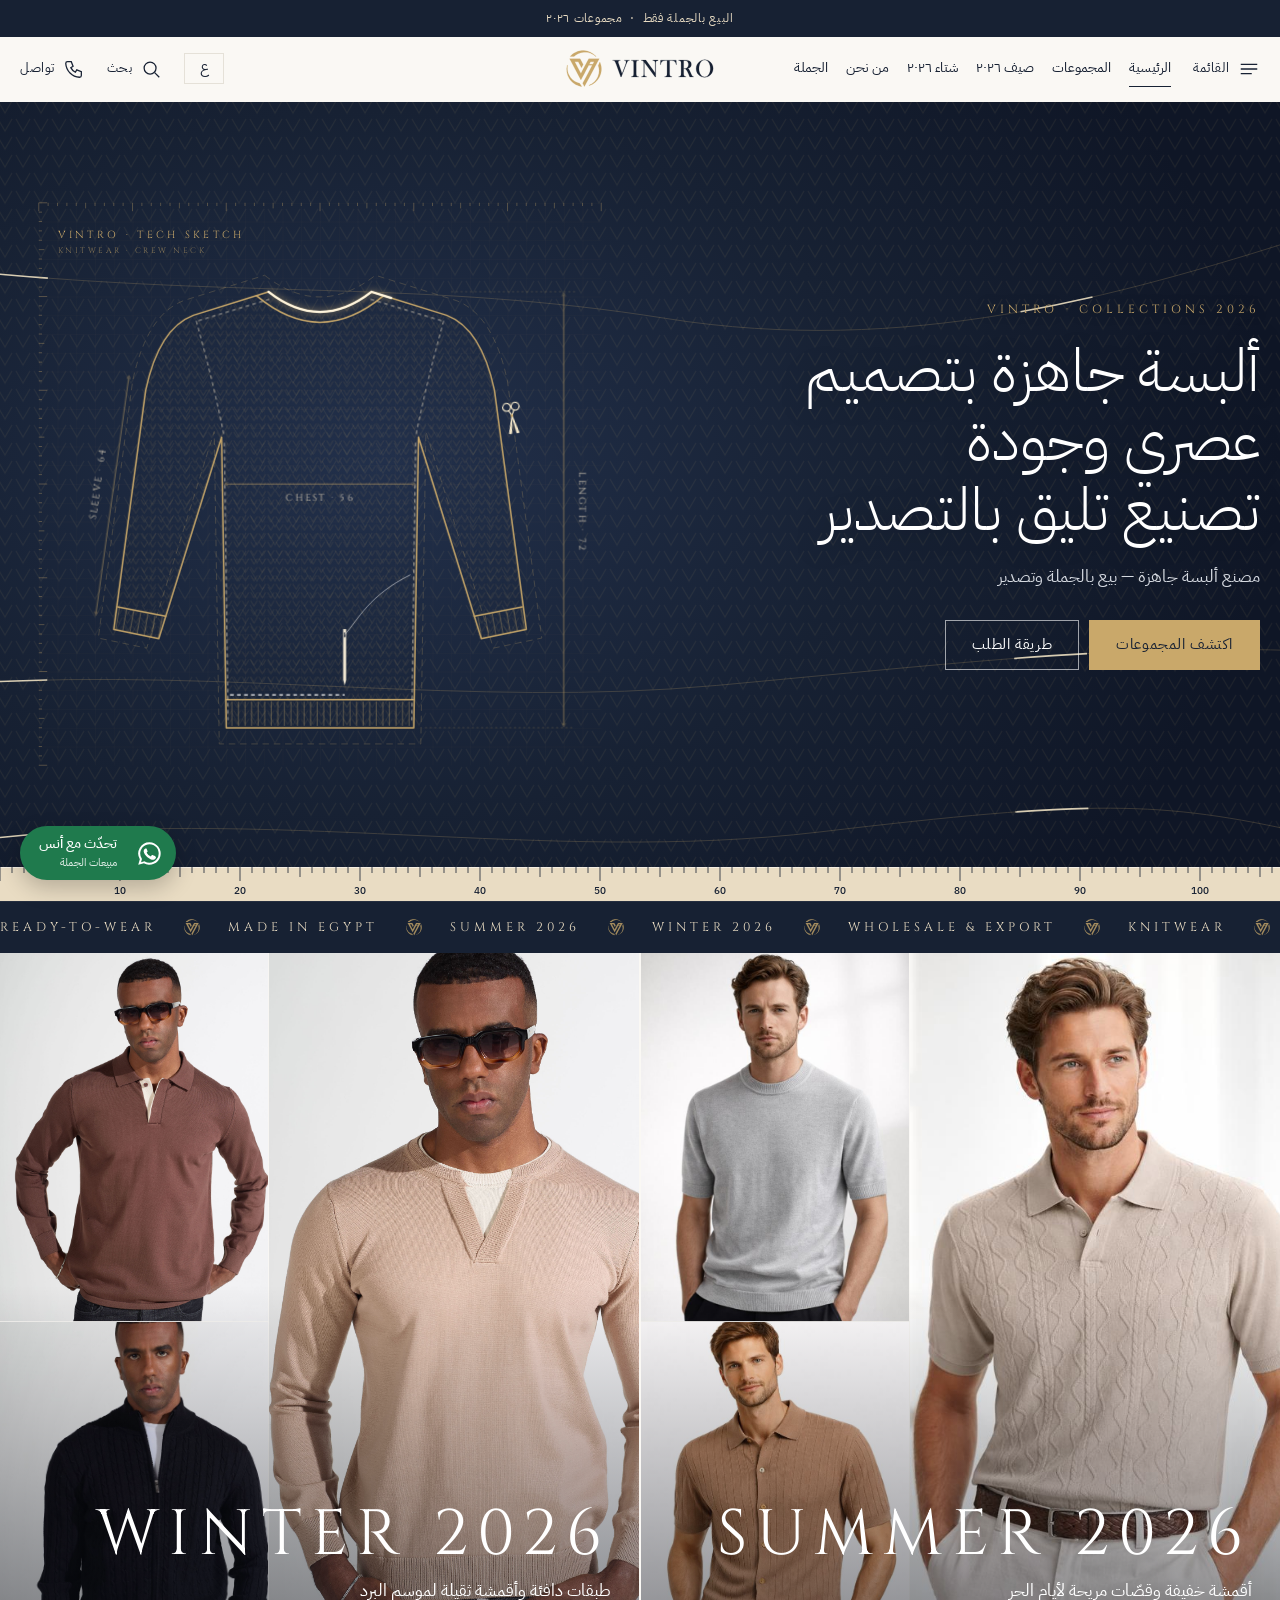
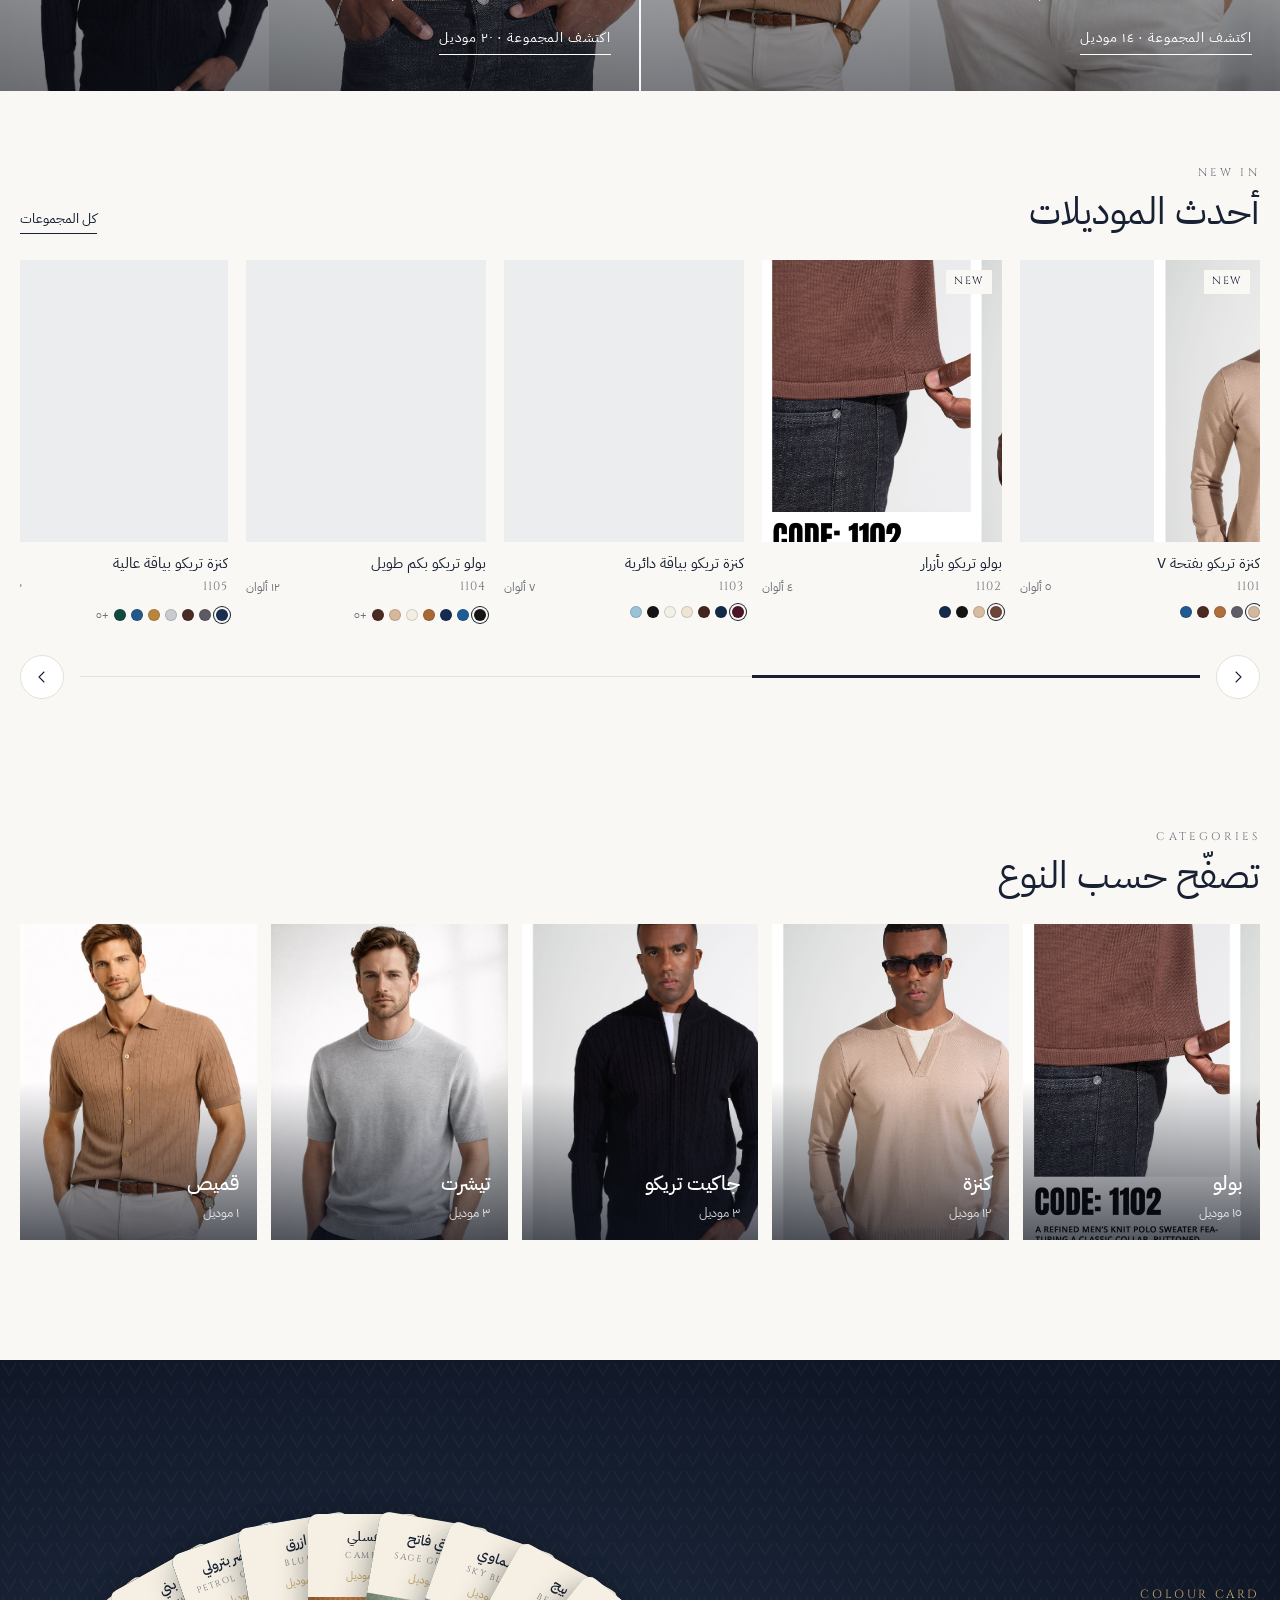
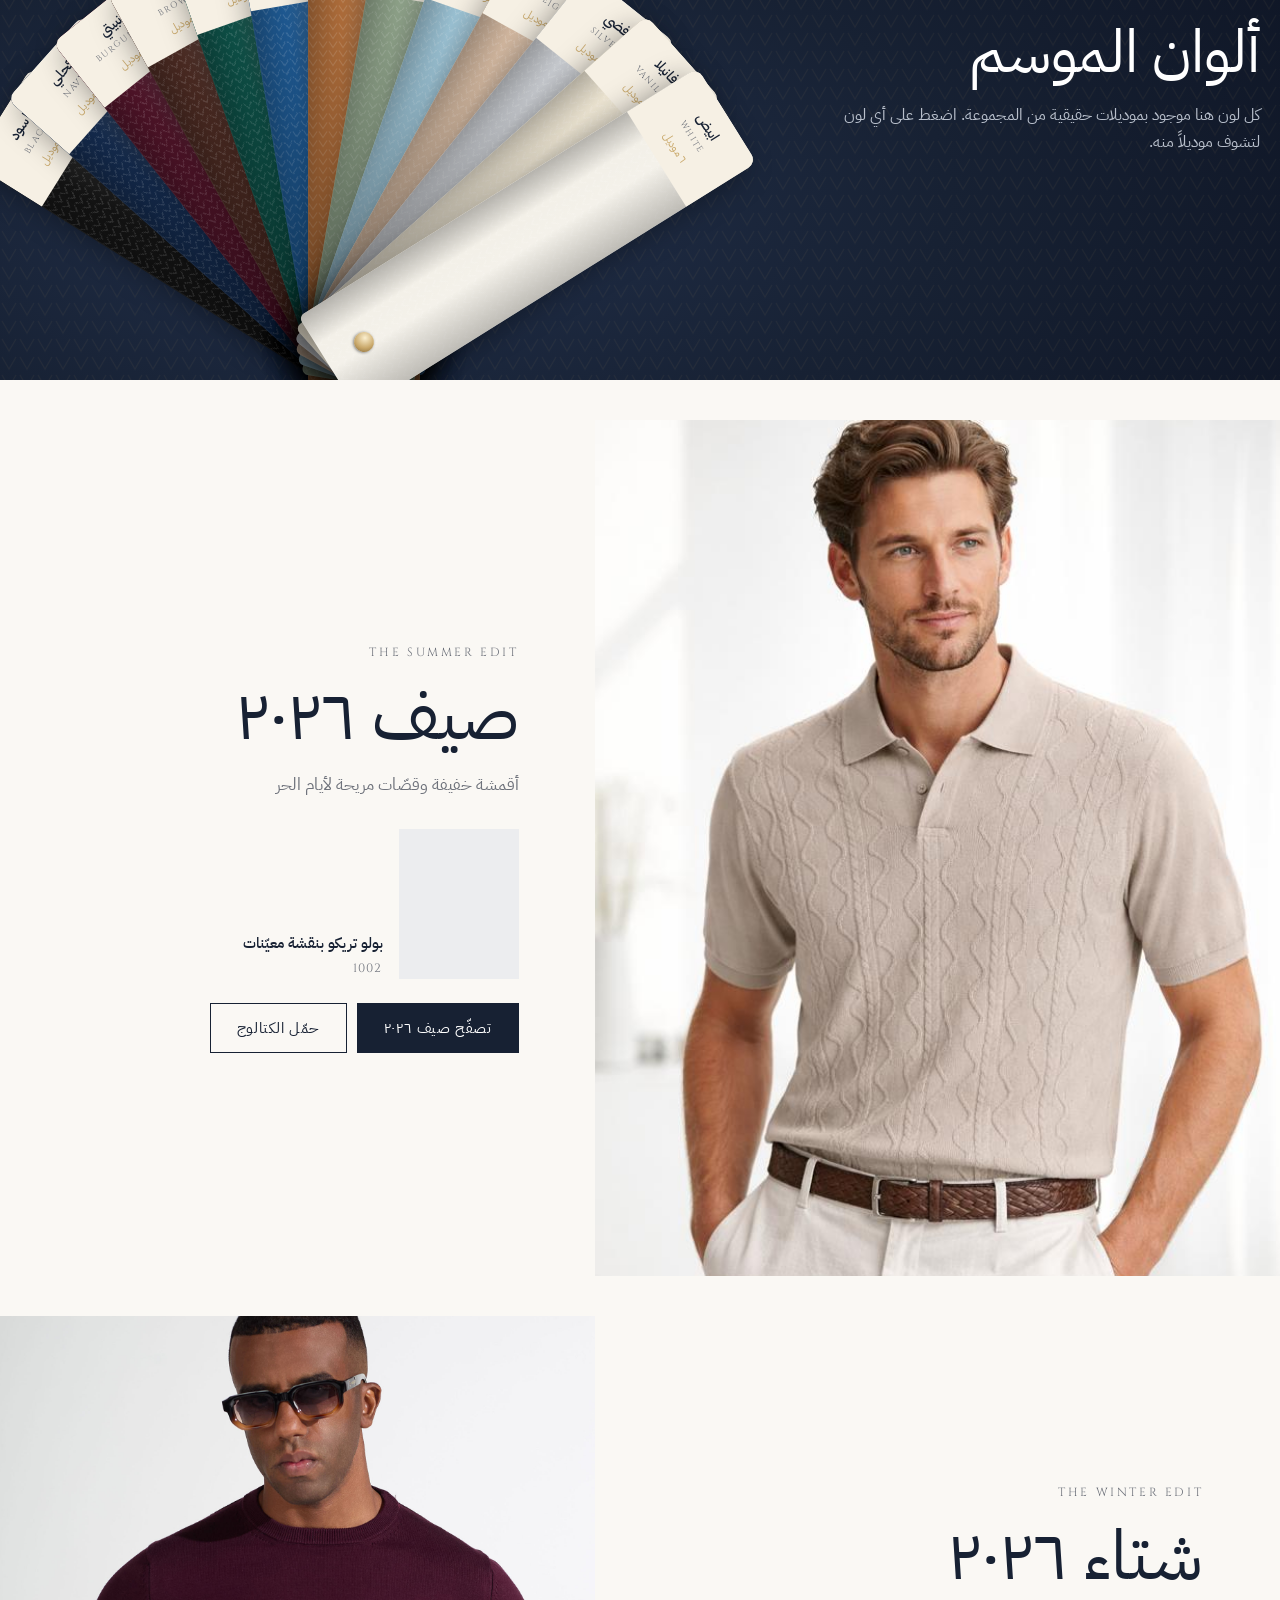
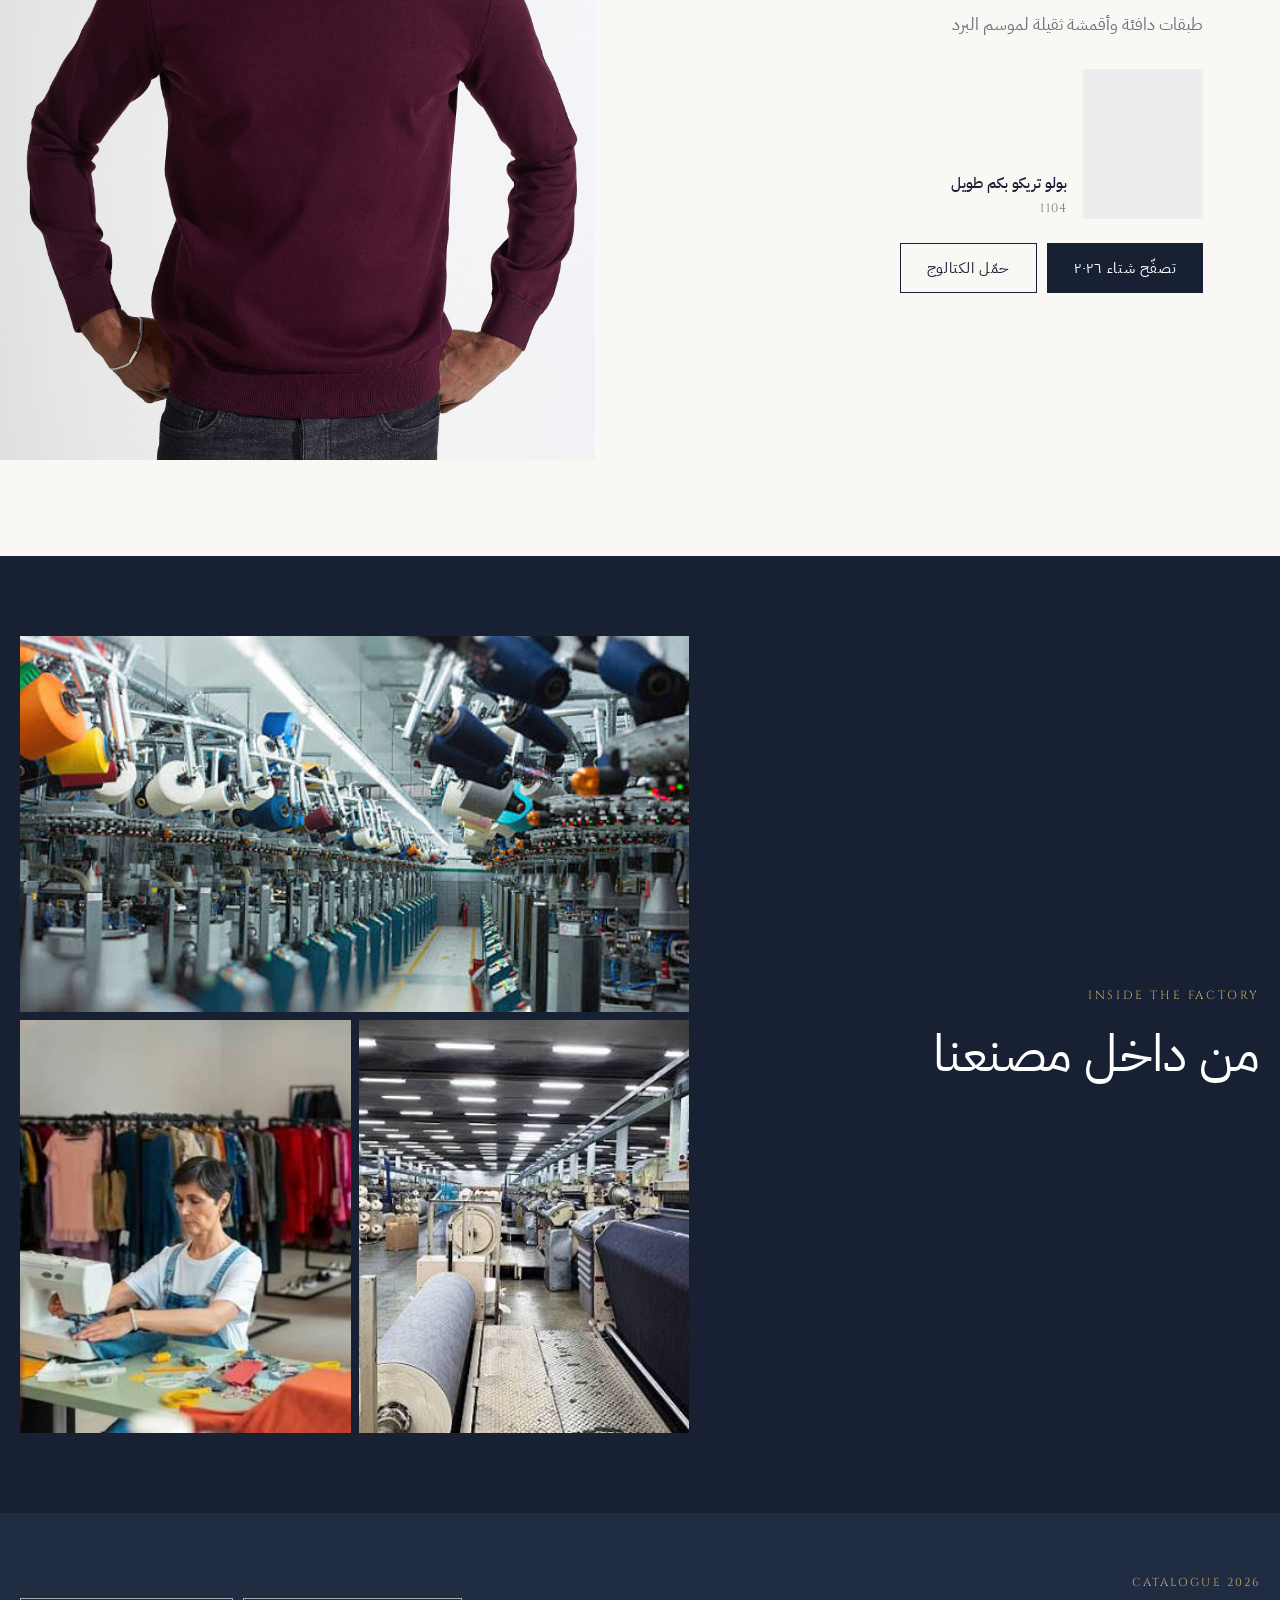
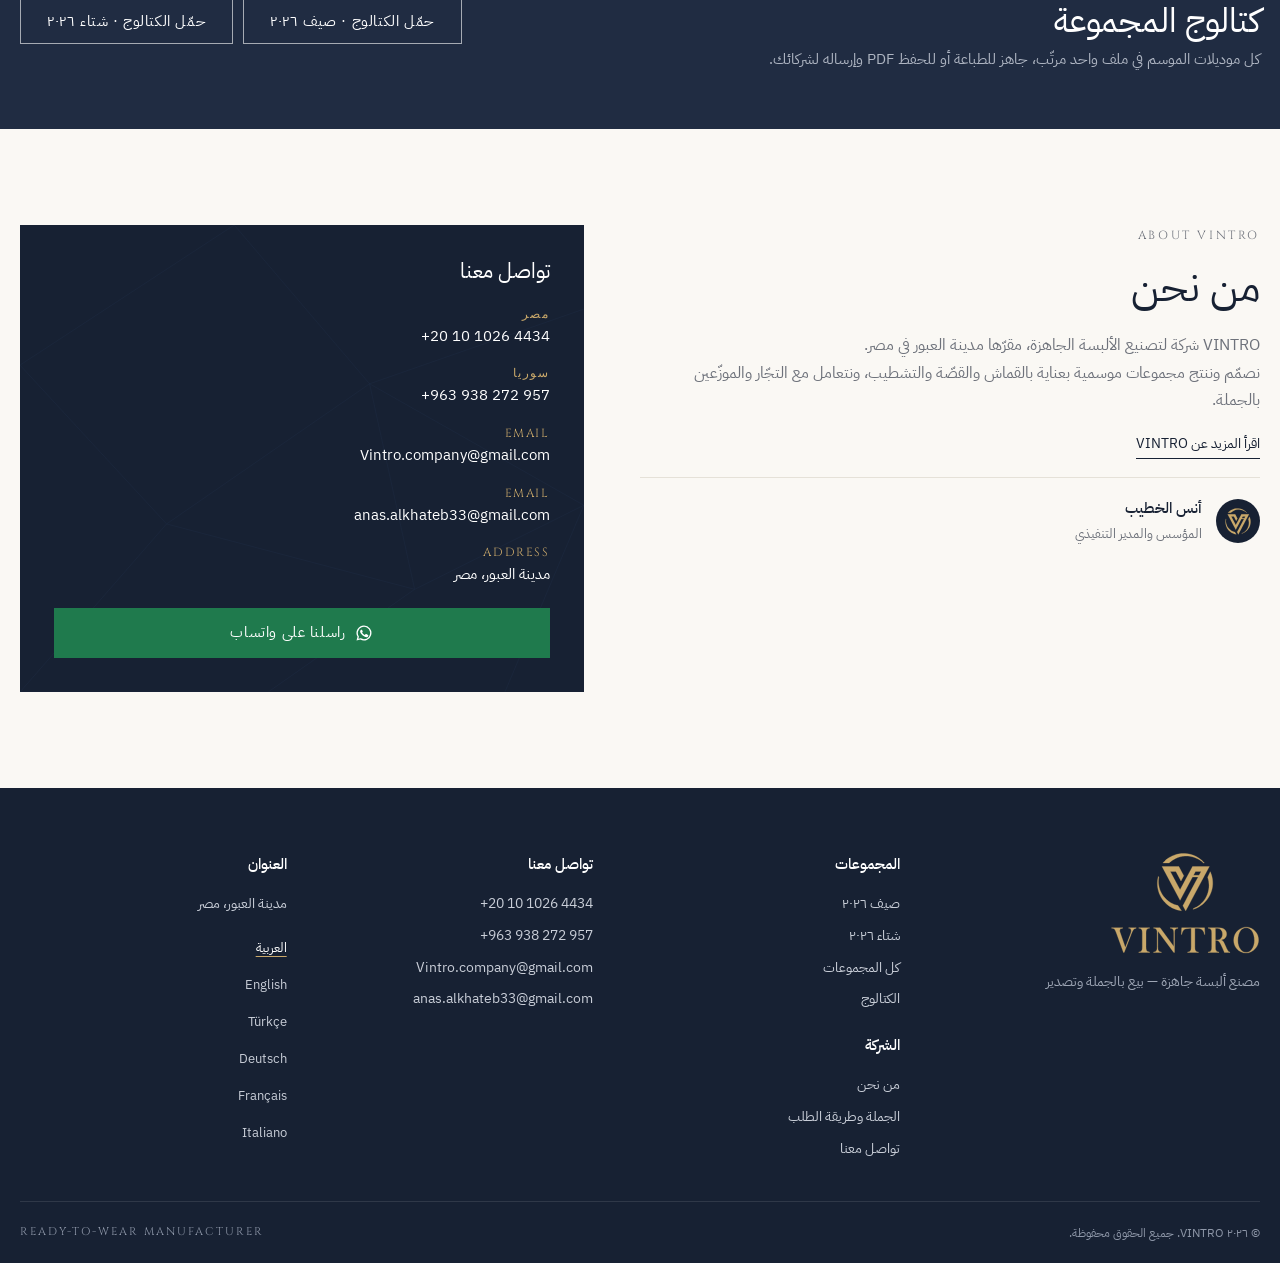
<file: index.html>
<!doctype html>
<html lang="ar" dir="rtl" data-root="./">
<head>
<meta charset="utf-8">
<meta name="viewport" content="width=device-width,initial-scale=1,viewport-fit=cover">
<title>VINTRO</title>
<meta name="description" content="VINTRO لتصنيع الألبسة الجاهزة — مجموعات صيف وشتاء ٢٠٢٦، بيع بالجملة.">
<meta name="theme-color" content="#FAF8F4">
<meta property="og:site_name" content="VINTRO">
<meta property="og:title" content="VINTRO">
<meta property="og:description" content="VINTRO لتصنيع الألبسة الجاهزة — مجموعات صيف وشتاء ٢٠٢٦، بيع بالجملة.">
<meta property="og:type" content="website">
<link rel="icon" type="image/svg+xml" href="./assets/favicon.svg">
<link rel="preconnect" href="https://fonts.googleapis.com">
<link rel="preconnect" href="https://fonts.gstatic.com" crossorigin>
<link rel="stylesheet" href="https://fonts.googleapis.com/css2?family=Cinzel:wght@400;500&family=IBM+Plex+Sans+Arabic:wght@300;400;500&display=swap">
<link rel="stylesheet" href="./assets/style.css">
</head>
<body data-page="home">
<header id="head" class="head"></header>
<main id="main"><div class="loading">VINTRO</div></main>
<footer id="foot" class="foot"></footer>
<noscript><p style="padding:24px;text-align:center">يرجى تفعيل JavaScript لعرض الموديلات.</p></noscript>
<script src="./assets/logo.js"></script>
<script src="./assets/app.js"></script>
</body>
</html>
</file>
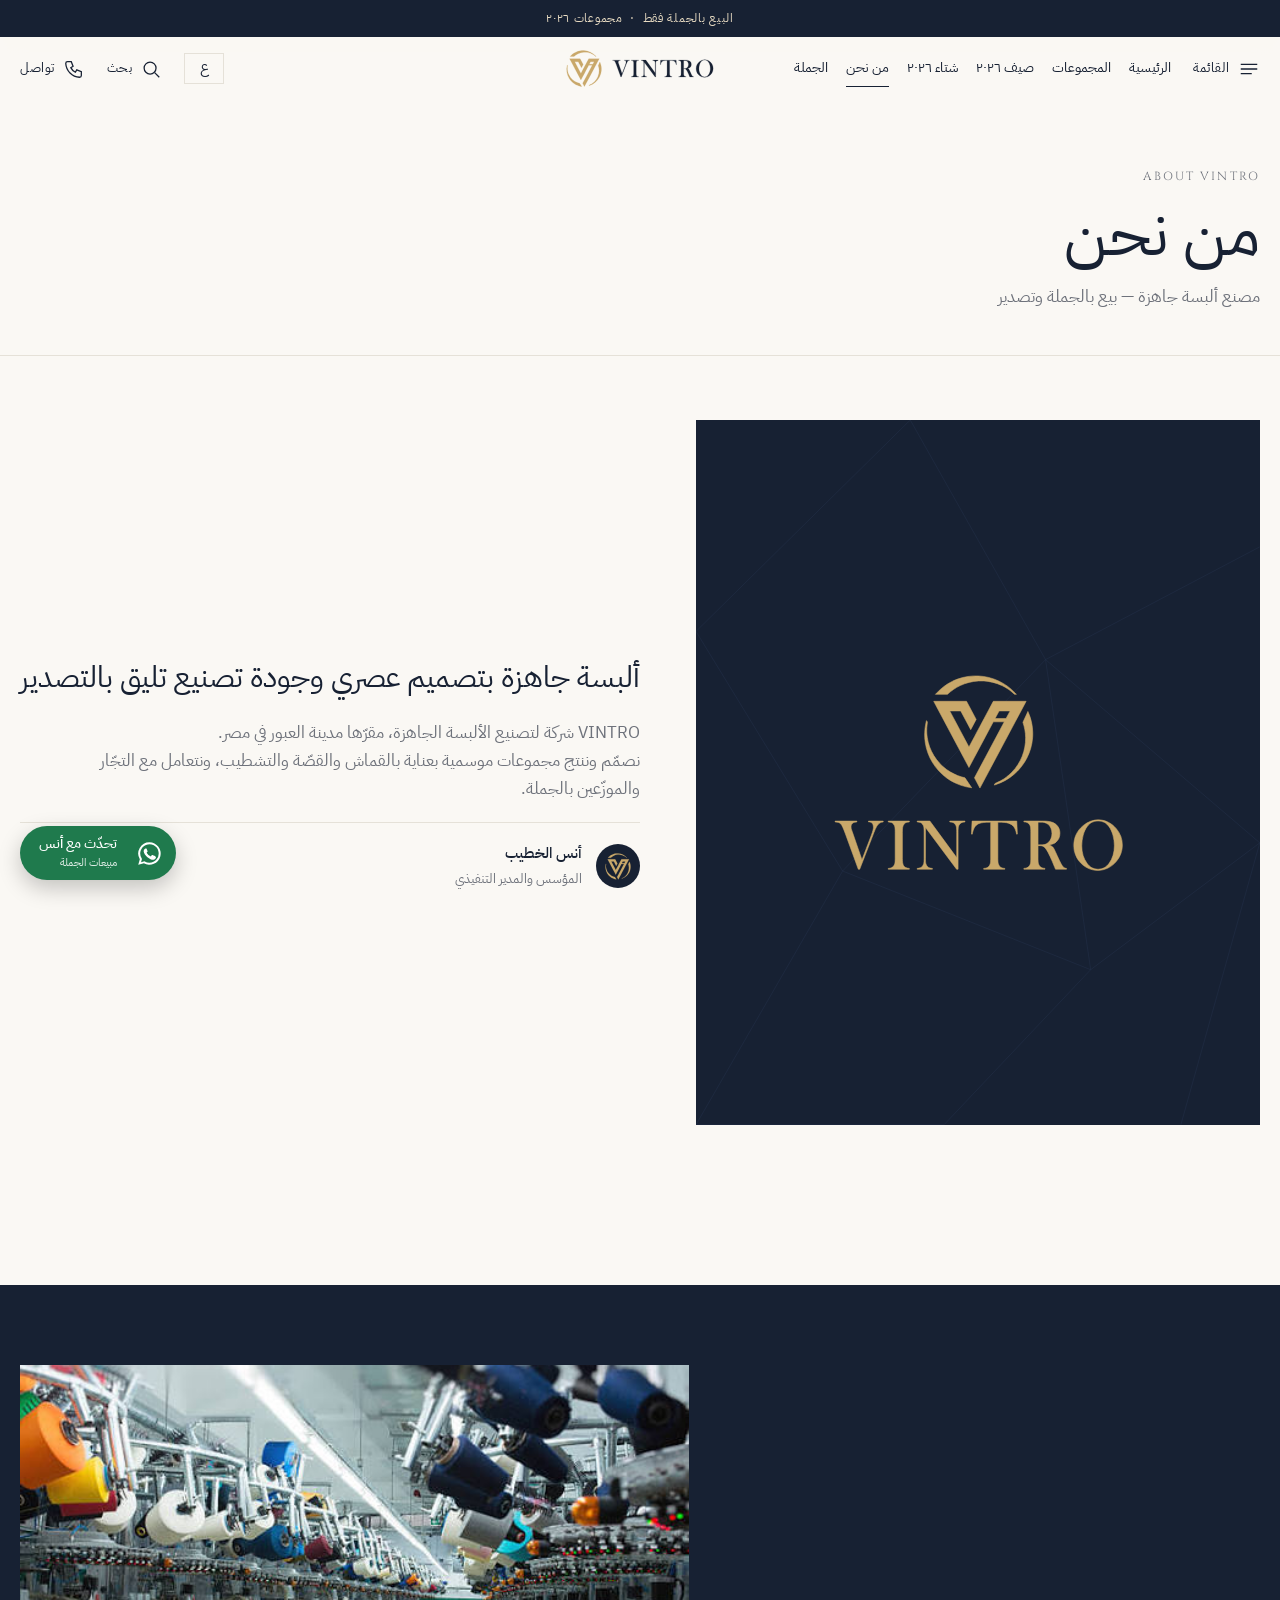
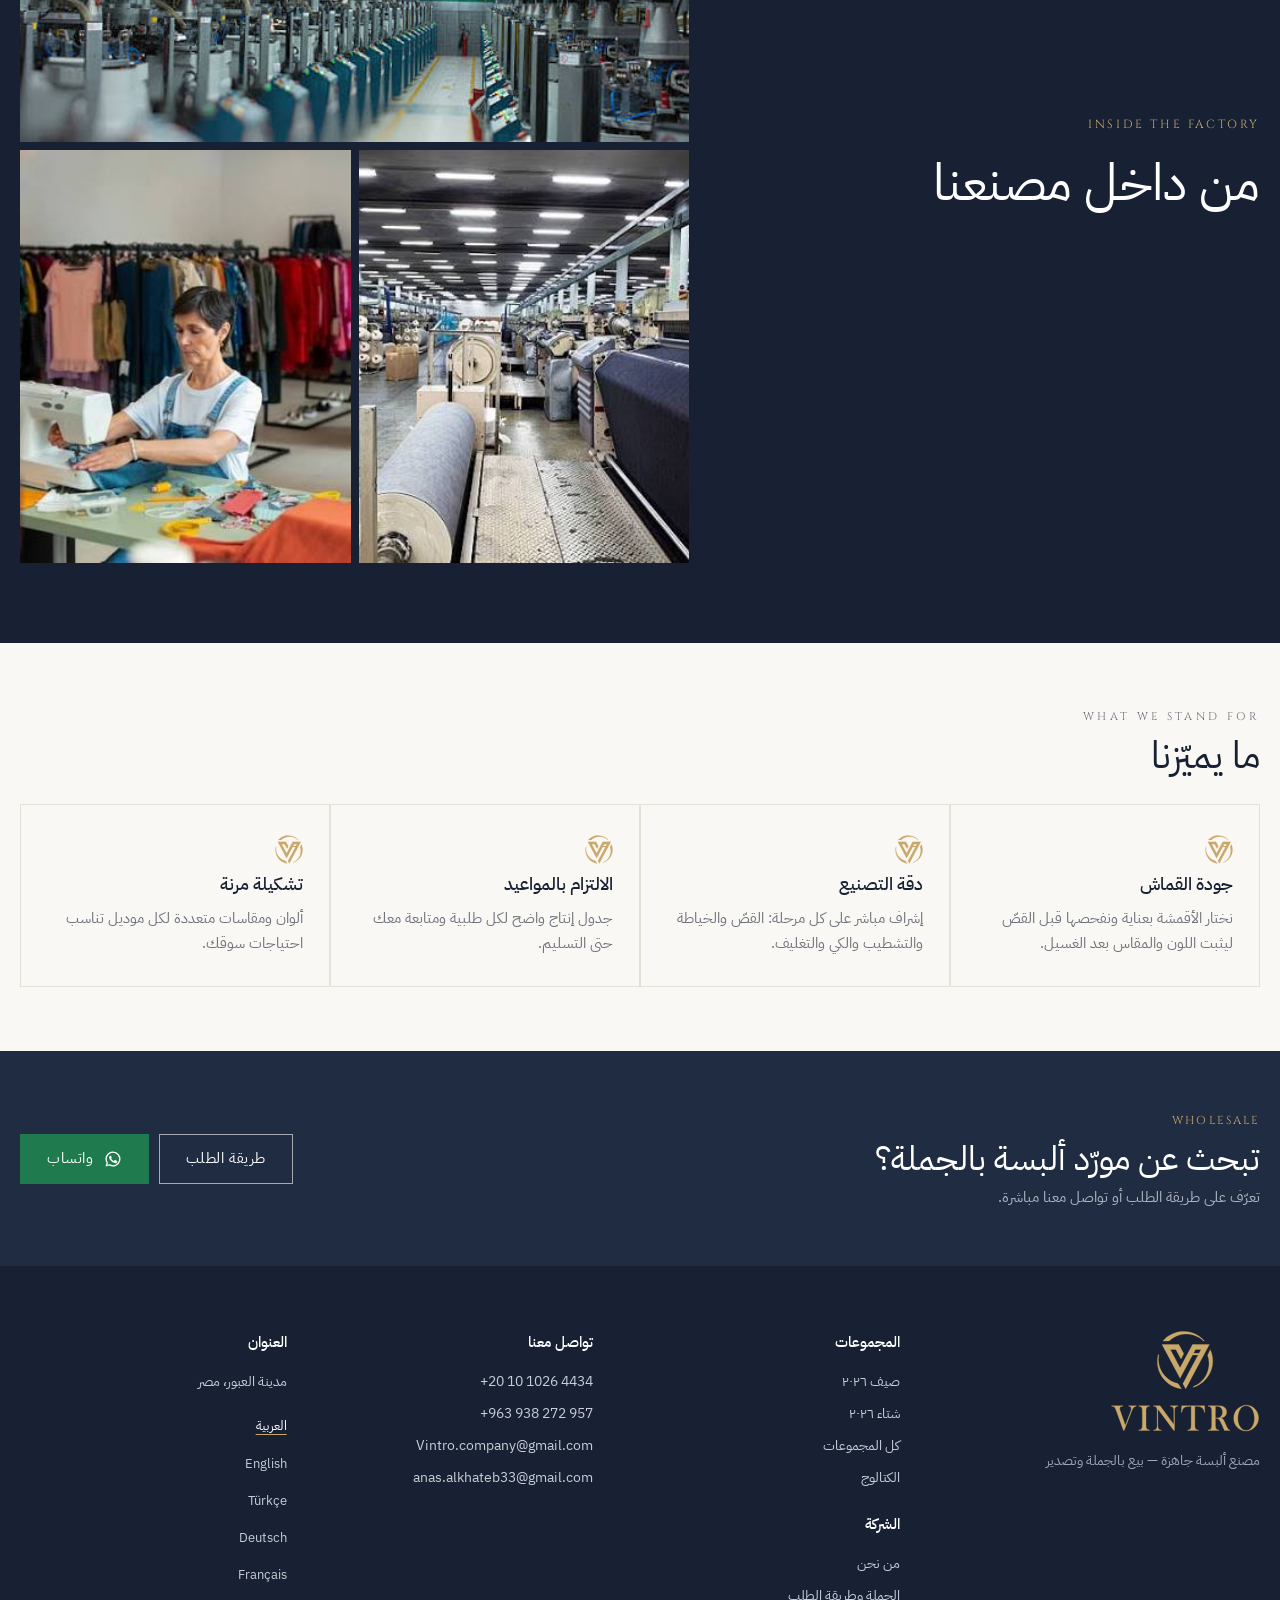
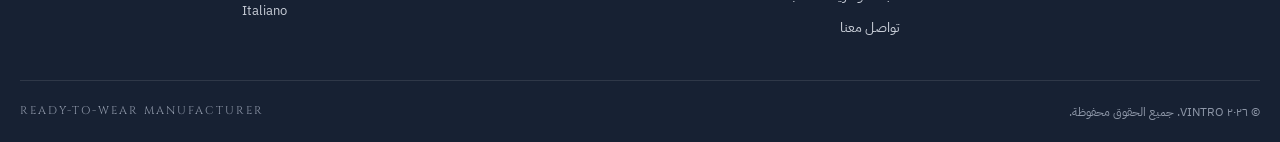
<file: about/index.html>
<!doctype html>
<html lang="ar" dir="rtl" data-root="../">
<head>
<meta charset="utf-8">
<meta name="viewport" content="width=device-width,initial-scale=1,viewport-fit=cover">
<title>من نحن — VINTRO</title>
<meta name="description" content="VINTRO لتصنيع الألبسة الجاهزة، مدينة العبور، مصر.">
<meta name="theme-color" content="#FAF8F4">
<meta property="og:site_name" content="VINTRO">
<meta property="og:title" content="من نحن — VINTRO">
<meta property="og:description" content="VINTRO لتصنيع الألبسة الجاهزة، مدينة العبور، مصر.">
<meta property="og:type" content="website">
<link rel="icon" type="image/svg+xml" href="../assets/favicon.svg">
<link rel="preconnect" href="https://fonts.googleapis.com">
<link rel="preconnect" href="https://fonts.gstatic.com" crossorigin>
<link rel="stylesheet" href="https://fonts.googleapis.com/css2?family=Cinzel:wght@400;500&family=IBM+Plex+Sans+Arabic:wght@300;400;500&display=swap">
<link rel="stylesheet" href="../assets/style.css">
</head>
<body data-page="about">
<header id="head" class="head"></header>
<main id="main"><div class="loading">VINTRO</div></main>
<footer id="foot" class="foot"></footer>
<noscript><p style="padding:24px;text-align:center">يرجى تفعيل JavaScript لعرض الموديلات.</p></noscript>
<script src="../assets/logo.js"></script>
<script src="../assets/app.js"></script>
</body>
</html>
</file>
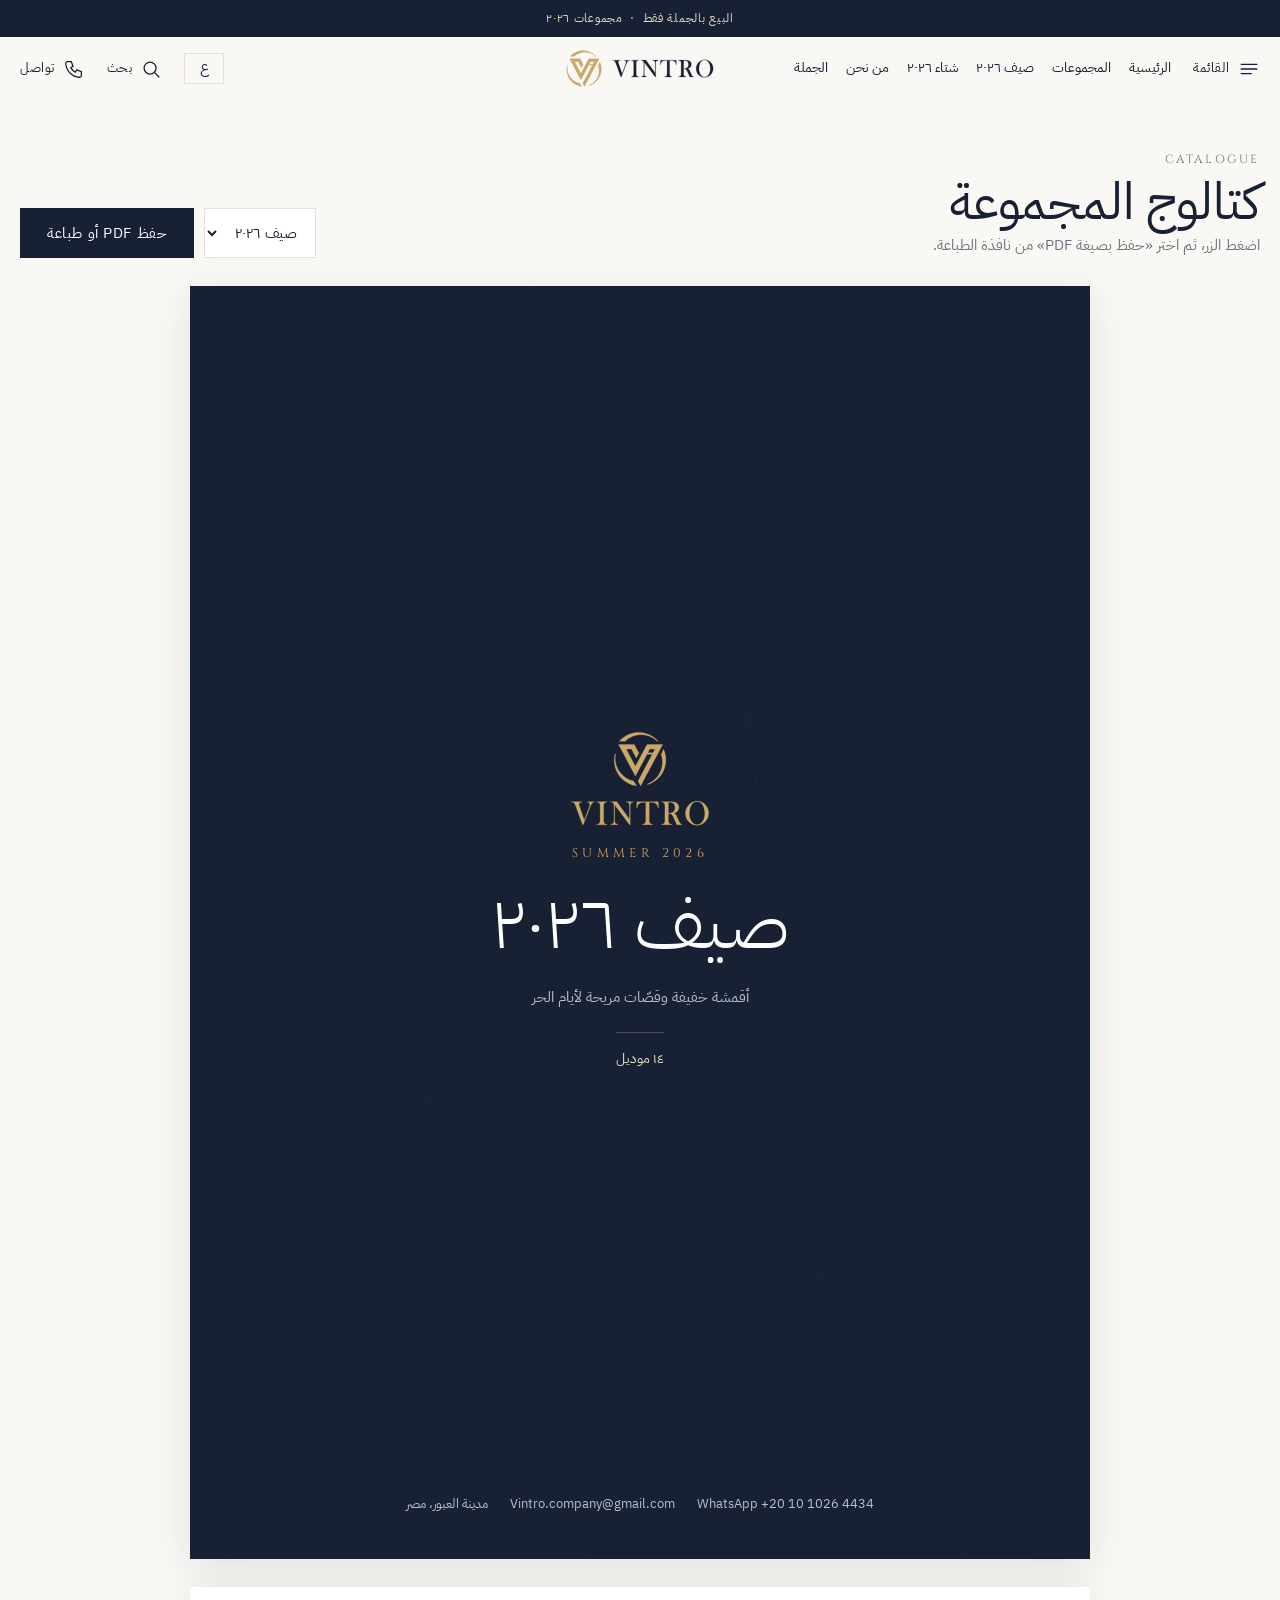
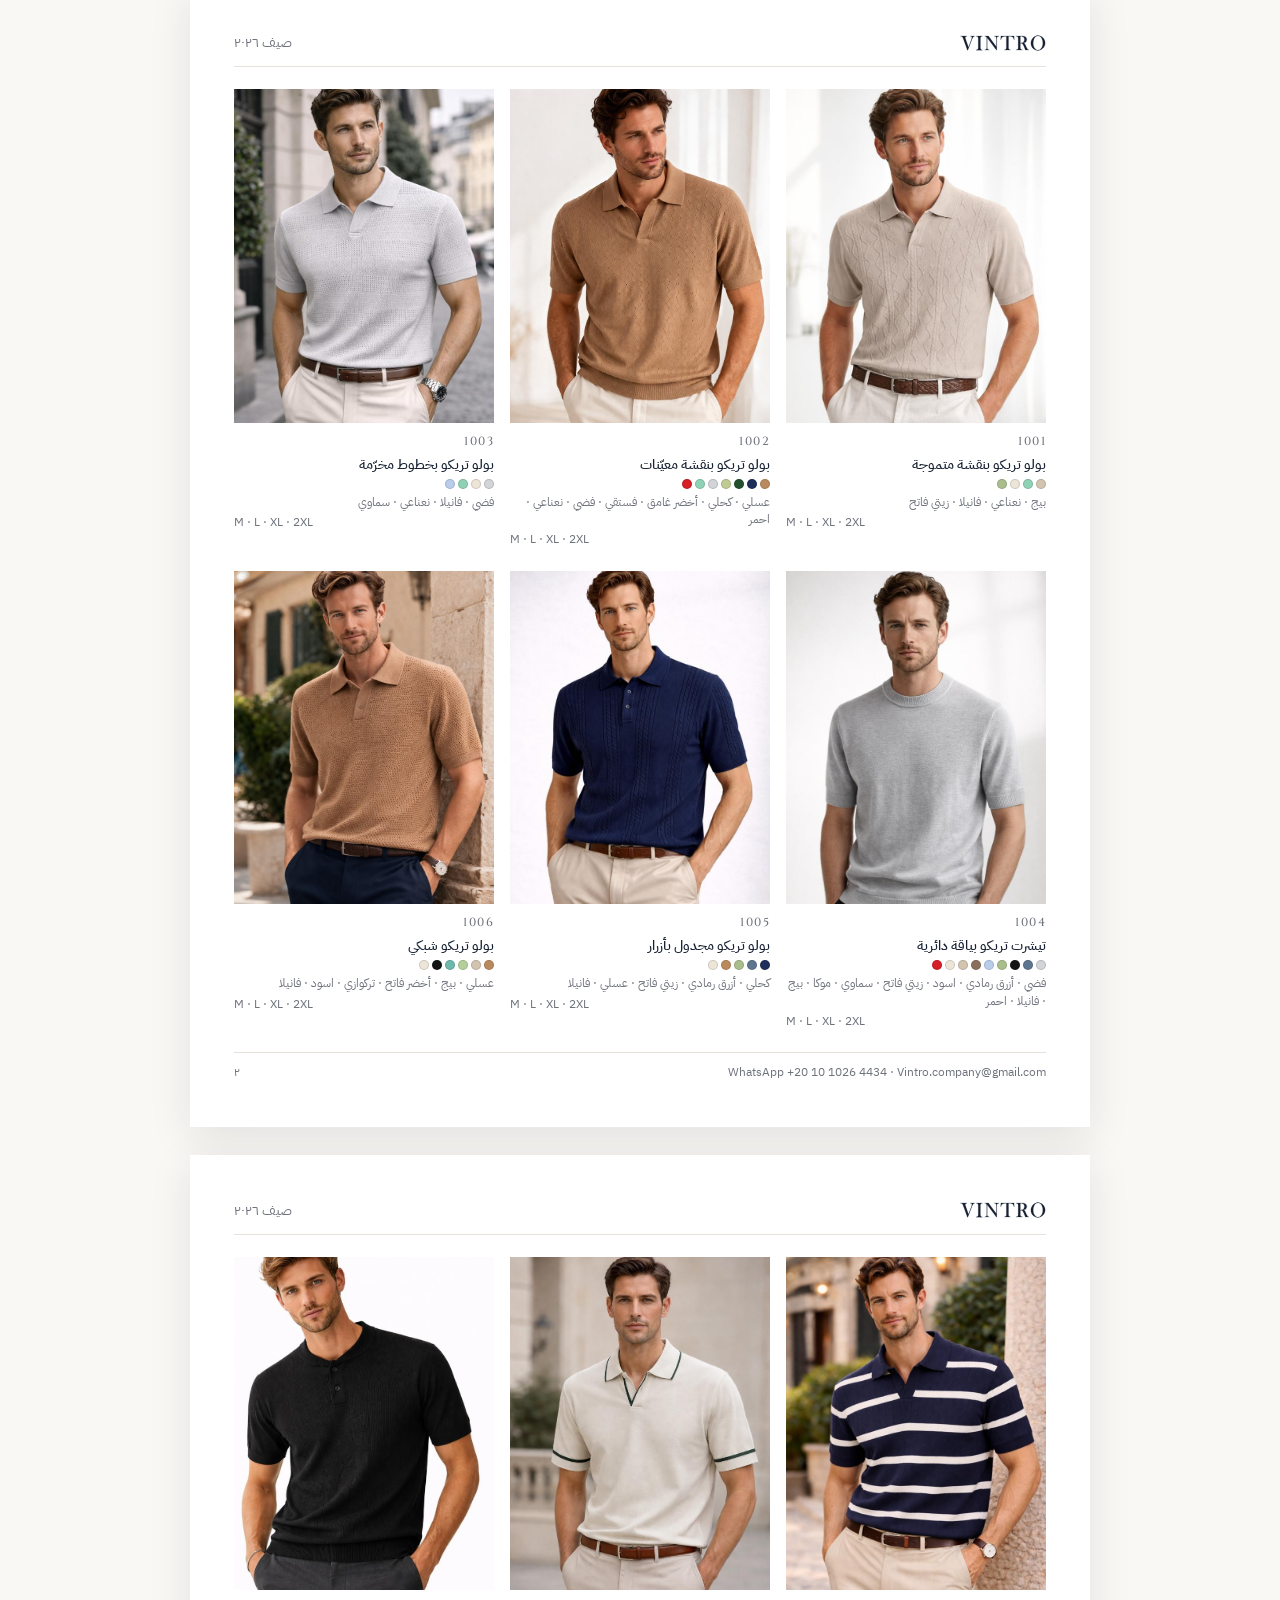
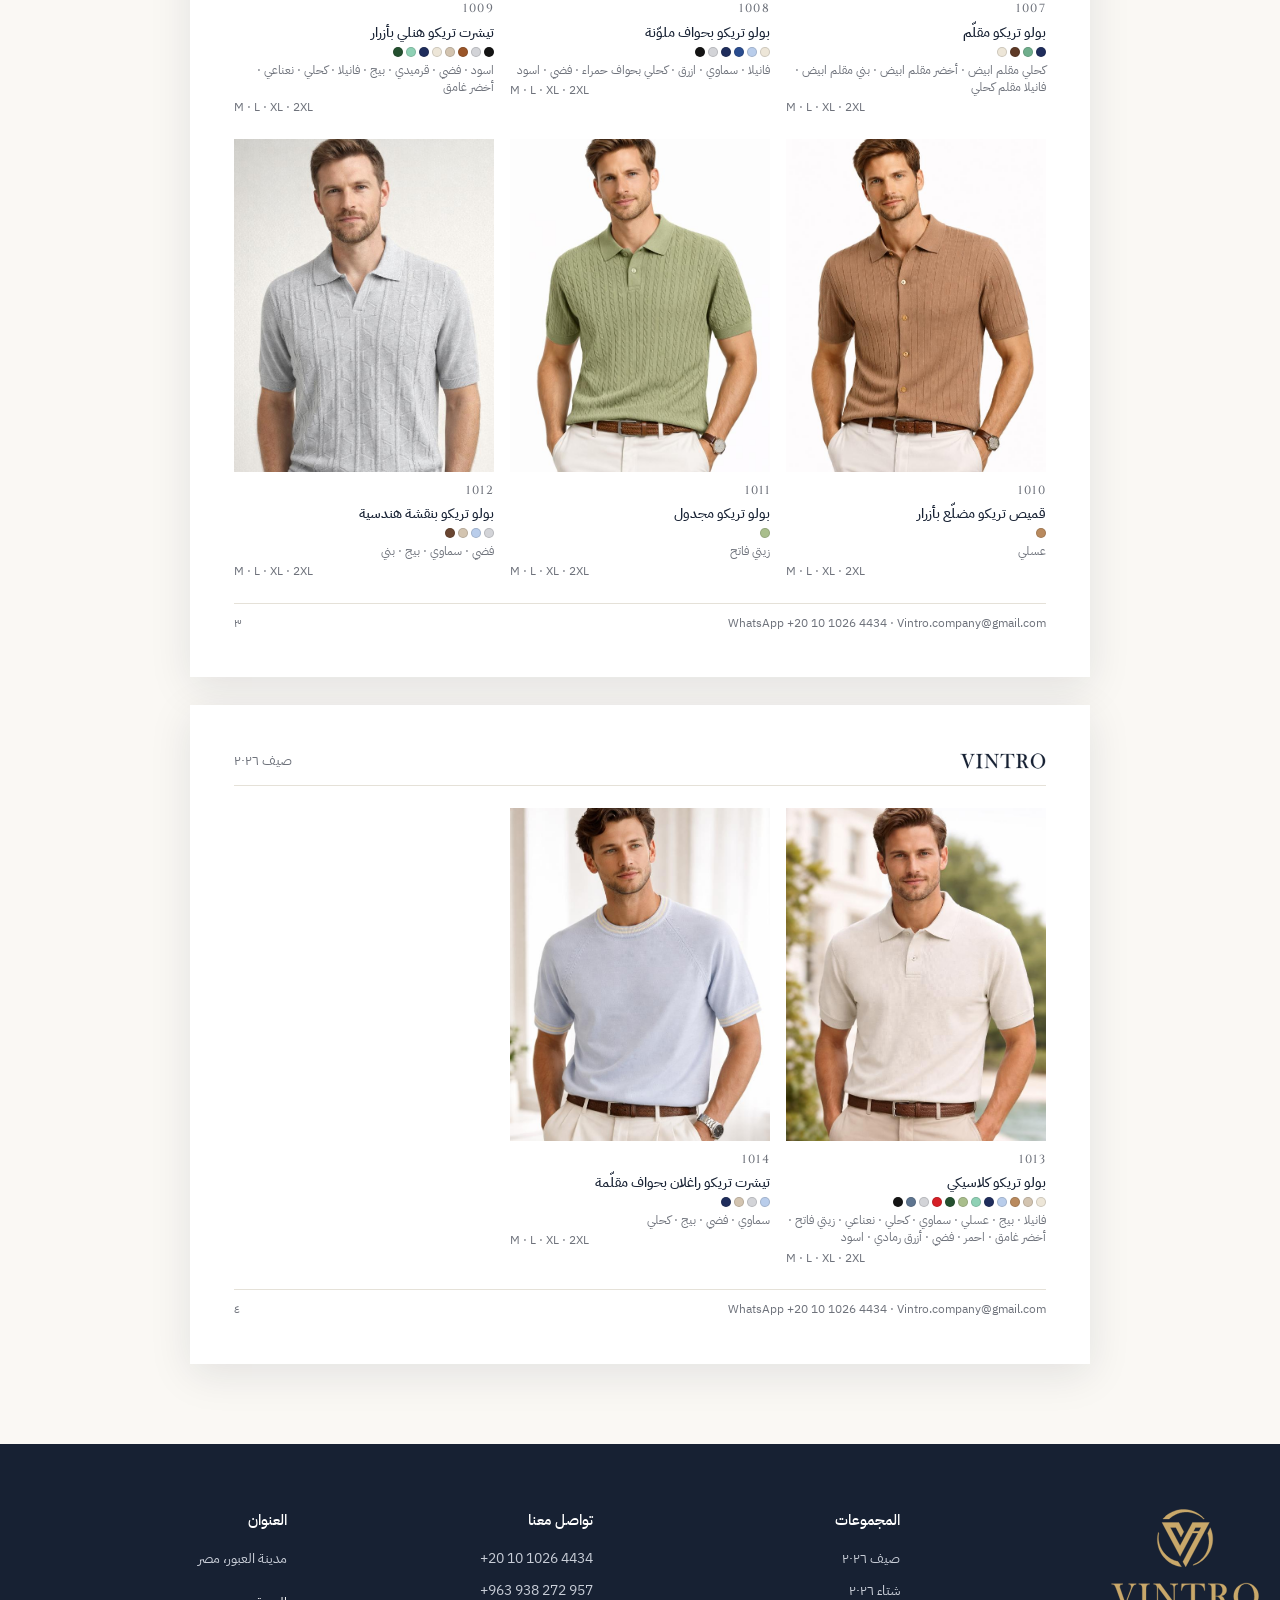
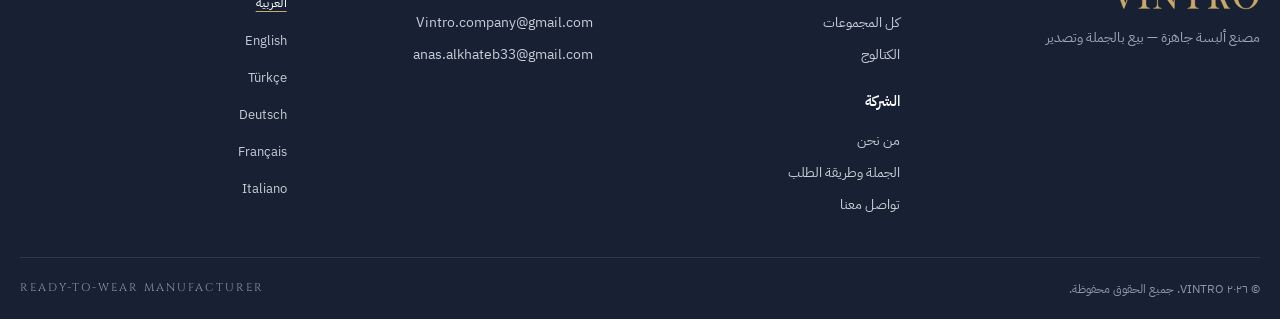
<file: catalog/index.html>
<!doctype html>
<html lang="ar" dir="rtl" data-root="../">
<head>
<meta charset="utf-8">
<meta name="viewport" content="width=device-width,initial-scale=1,viewport-fit=cover">
<title>الكتالوج — VINTRO</title>
<meta name="description" content="VINTRO لتصنيع الألبسة الجاهزة، مدينة العبور، مصر.">
<meta name="theme-color" content="#FAF8F4">
<meta property="og:site_name" content="VINTRO">
<meta property="og:title" content="كتالوج VINTRO">
<meta property="og:description" content="VINTRO لتصنيع الألبسة الجاهزة، مدينة العبور، مصر.">
<meta property="og:type" content="website">
<link rel="icon" type="image/svg+xml" href="../assets/favicon.svg">
<link rel="preconnect" href="https://fonts.googleapis.com">
<link rel="preconnect" href="https://fonts.gstatic.com" crossorigin>
<link rel="stylesheet" href="https://fonts.googleapis.com/css2?family=Cinzel:wght@400;500&family=IBM+Plex+Sans+Arabic:wght@300;400;500&display=swap">
<link rel="stylesheet" href="../assets/style.css">
</head>
<body data-page="catalog">
<header id="head" class="head"></header>
<main id="main"><div class="loading">VINTRO</div></main>
<footer id="foot" class="foot"></footer>
<noscript><p style="padding:24px;text-align:center">يرجى تفعيل JavaScript لعرض الموديلات.</p></noscript>
<script src="../assets/logo.js"></script>
<script src="../assets/app.js"></script>
</body>
</html>
</file>
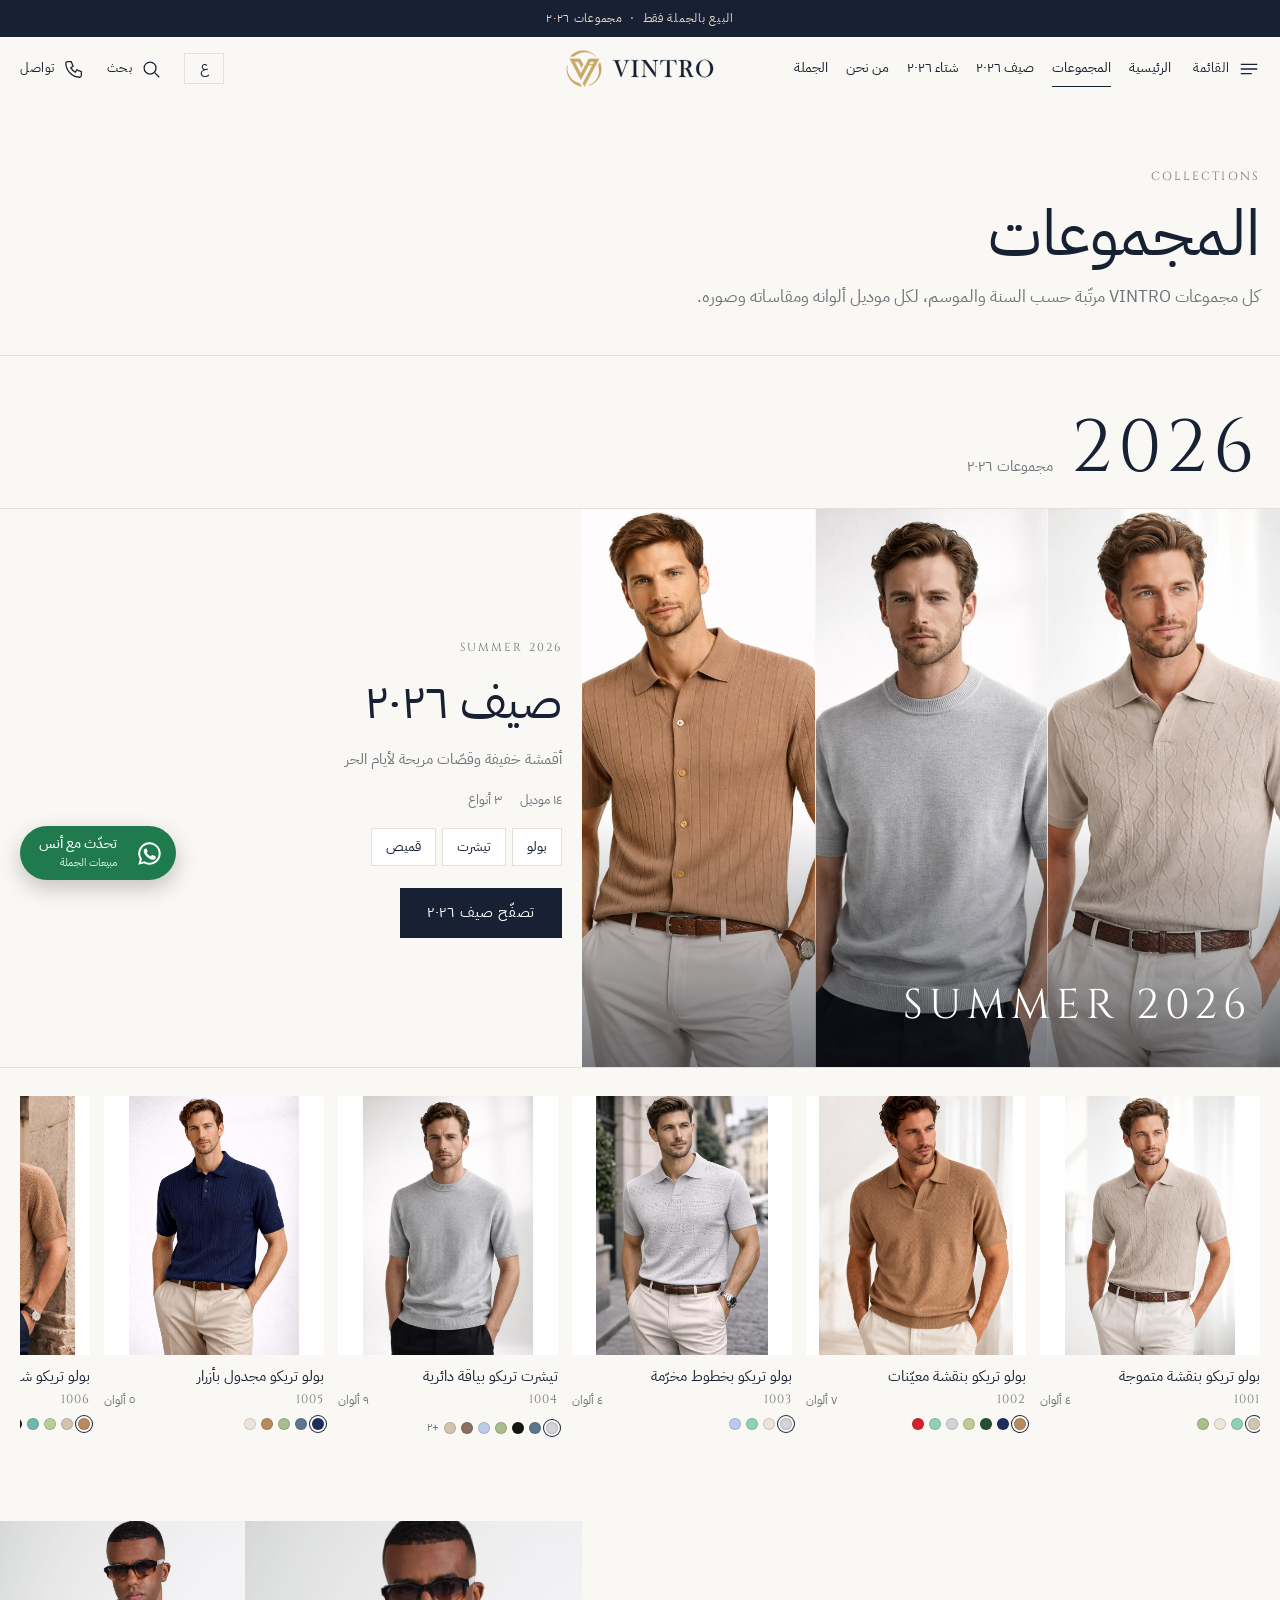
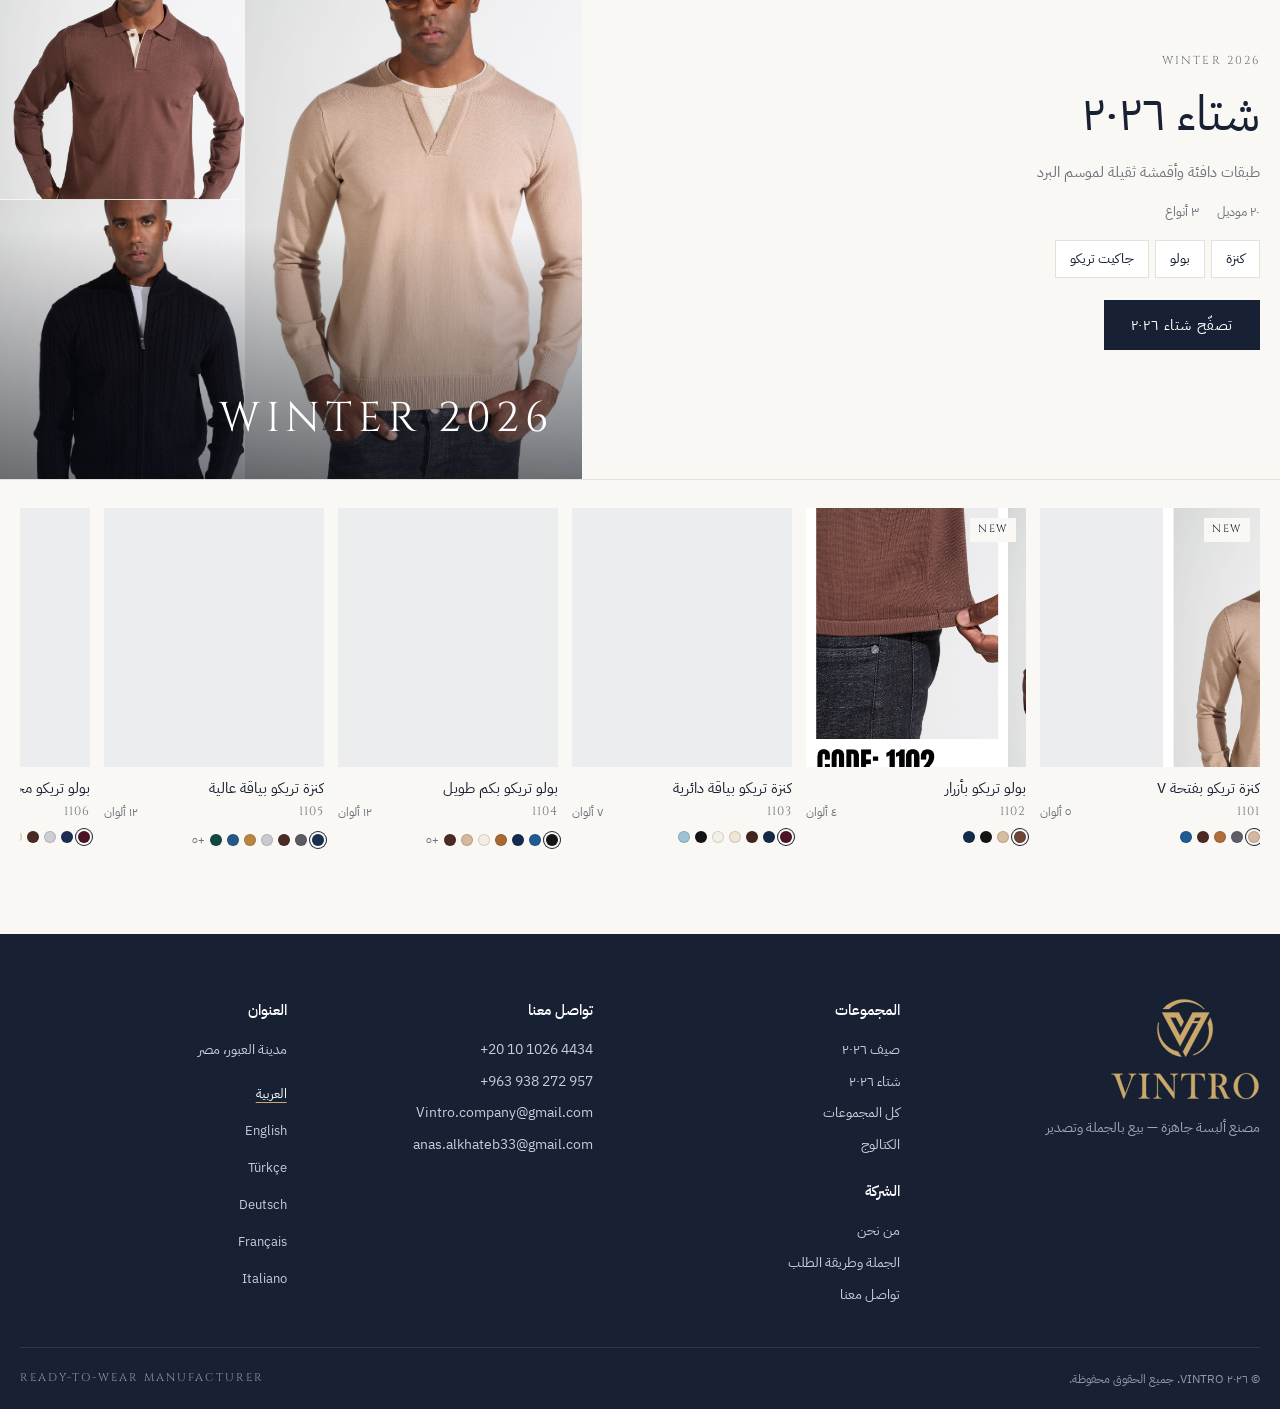
<file: collections/index.html>
<!doctype html>
<html lang="ar" dir="rtl" data-root="../">
<head>
<meta charset="utf-8">
<meta name="viewport" content="width=device-width,initial-scale=1,viewport-fit=cover">
<title>المجموعات — VINTRO</title>
<meta name="description" content="مجموعات VINTRO لصيف وشتاء ٢٠٢٦.">
<meta name="theme-color" content="#FAF8F4">
<meta property="og:site_name" content="VINTRO">
<meta property="og:title" content="المجموعات — VINTRO">
<meta property="og:description" content="مجموعات VINTRO لصيف وشتاء ٢٠٢٦.">
<meta property="og:type" content="website">
<link rel="icon" type="image/svg+xml" href="../assets/favicon.svg">
<link rel="preconnect" href="https://fonts.googleapis.com">
<link rel="preconnect" href="https://fonts.gstatic.com" crossorigin>
<link rel="stylesheet" href="https://fonts.googleapis.com/css2?family=Cinzel:wght@400;500&family=IBM+Plex+Sans+Arabic:wght@300;400;500&display=swap">
<link rel="stylesheet" href="../assets/style.css">
</head>
<body data-page="collections">
<header id="head" class="head"></header>
<main id="main"><div class="loading">VINTRO</div></main>
<footer id="foot" class="foot"></footer>
<noscript><p style="padding:24px;text-align:center">يرجى تفعيل JavaScript لعرض الموديلات.</p></noscript>
<script src="../assets/logo.js"></script>
<script src="../assets/app.js"></script>
</body>
</html>
</file>
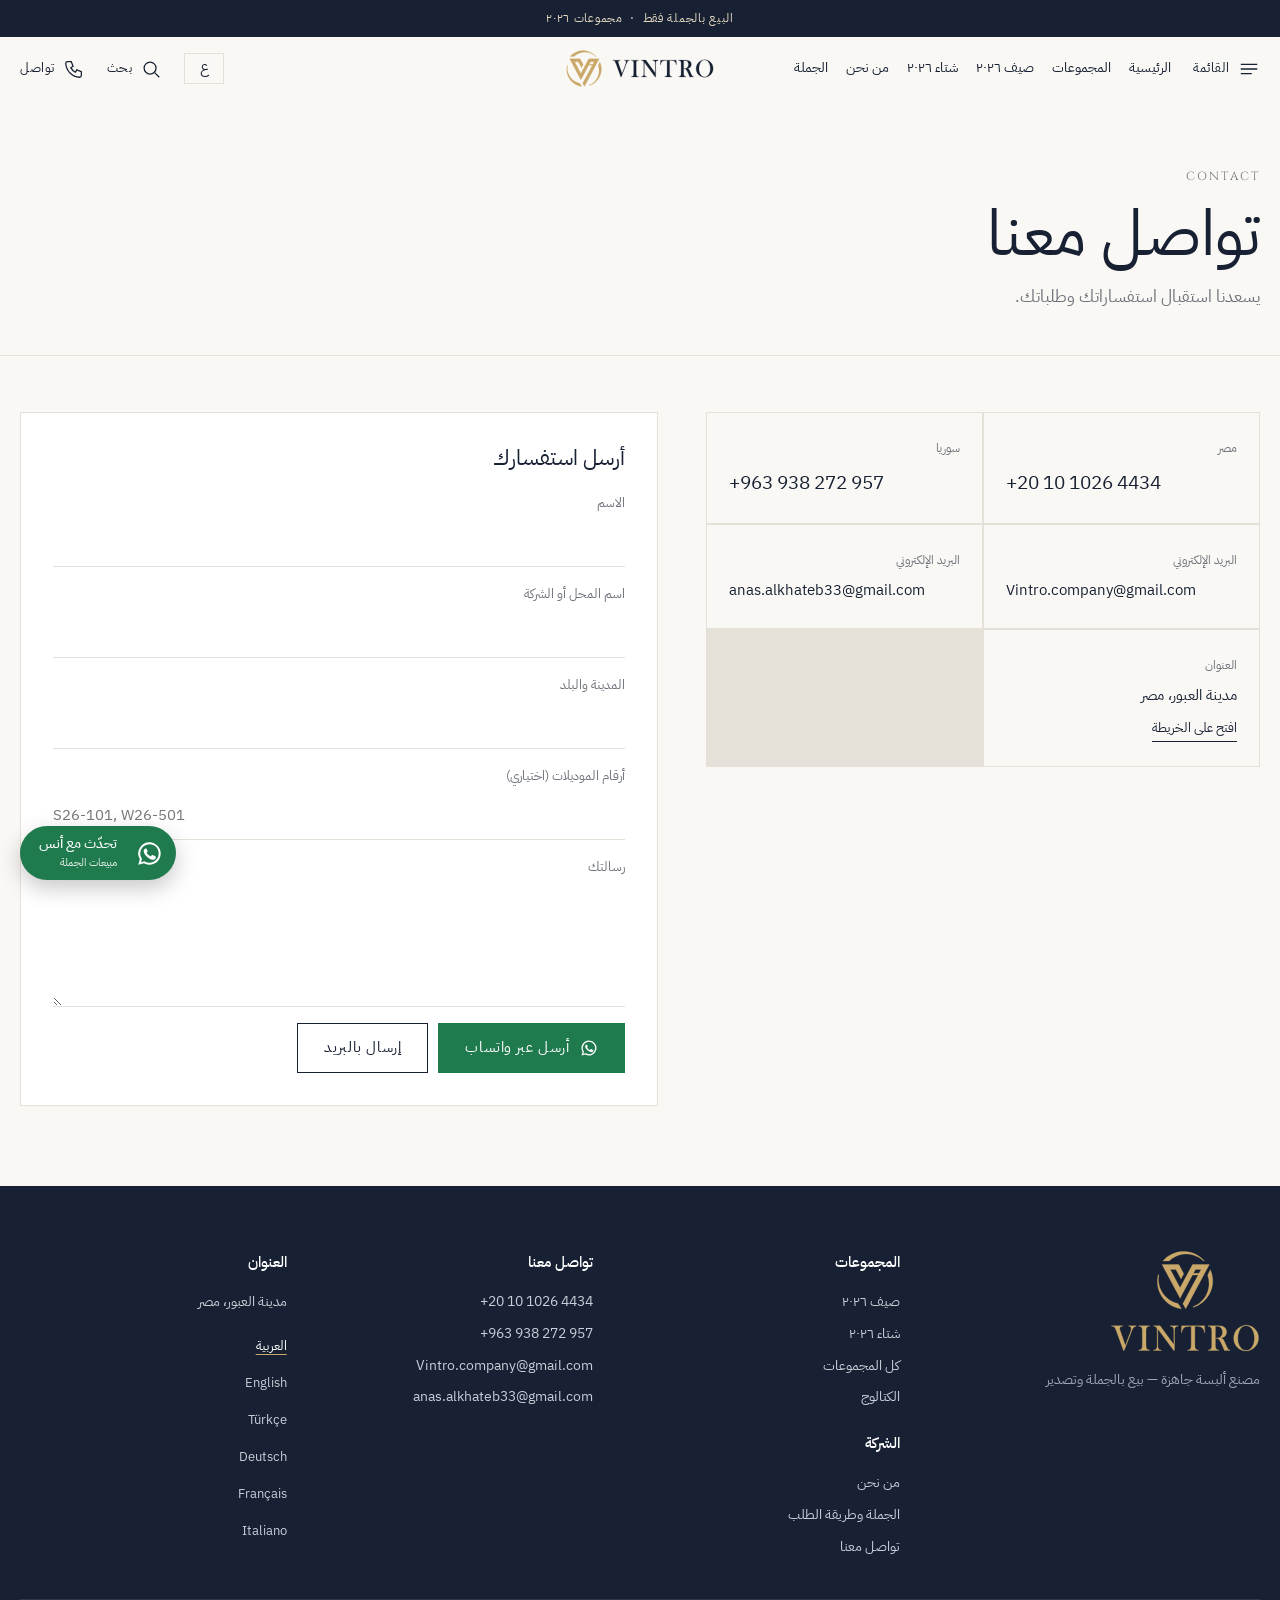
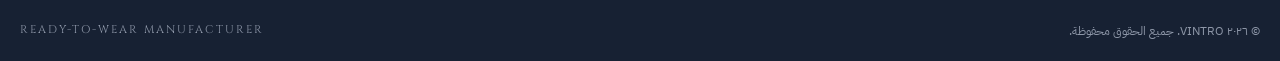
<file: contact/index.html>
<!doctype html>
<html lang="ar" dir="rtl" data-root="../">
<head>
<meta charset="utf-8">
<meta name="viewport" content="width=device-width,initial-scale=1,viewport-fit=cover">
<title>تواصل معنا — VINTRO</title>
<meta name="description" content="أرقام VINTRO وبريدها وعنوانها، ونموذج استفسار سريع.">
<meta name="theme-color" content="#FAF8F4">
<meta property="og:site_name" content="VINTRO">
<meta property="og:title" content="تواصل معنا — VINTRO">
<meta property="og:description" content="أرقام VINTRO وبريدها وعنوانها، ونموذج استفسار سريع.">
<meta property="og:type" content="website">
<link rel="icon" type="image/svg+xml" href="../assets/favicon.svg">
<link rel="preconnect" href="https://fonts.googleapis.com">
<link rel="preconnect" href="https://fonts.gstatic.com" crossorigin>
<link rel="stylesheet" href="https://fonts.googleapis.com/css2?family=Cinzel:wght@400;500&family=IBM+Plex+Sans+Arabic:wght@300;400;500&display=swap">
<link rel="stylesheet" href="../assets/style.css">
</head>
<body data-page="contact">
<header id="head" class="head"></header>
<main id="main"><div class="loading">VINTRO</div></main>
<footer id="foot" class="foot"></footer>
<noscript><p style="padding:24px;text-align:center">يرجى تفعيل JavaScript لعرض الموديلات.</p></noscript>
<script src="../assets/logo.js"></script>
<script src="../assets/app.js"></script>
</body>
</html>
</file>
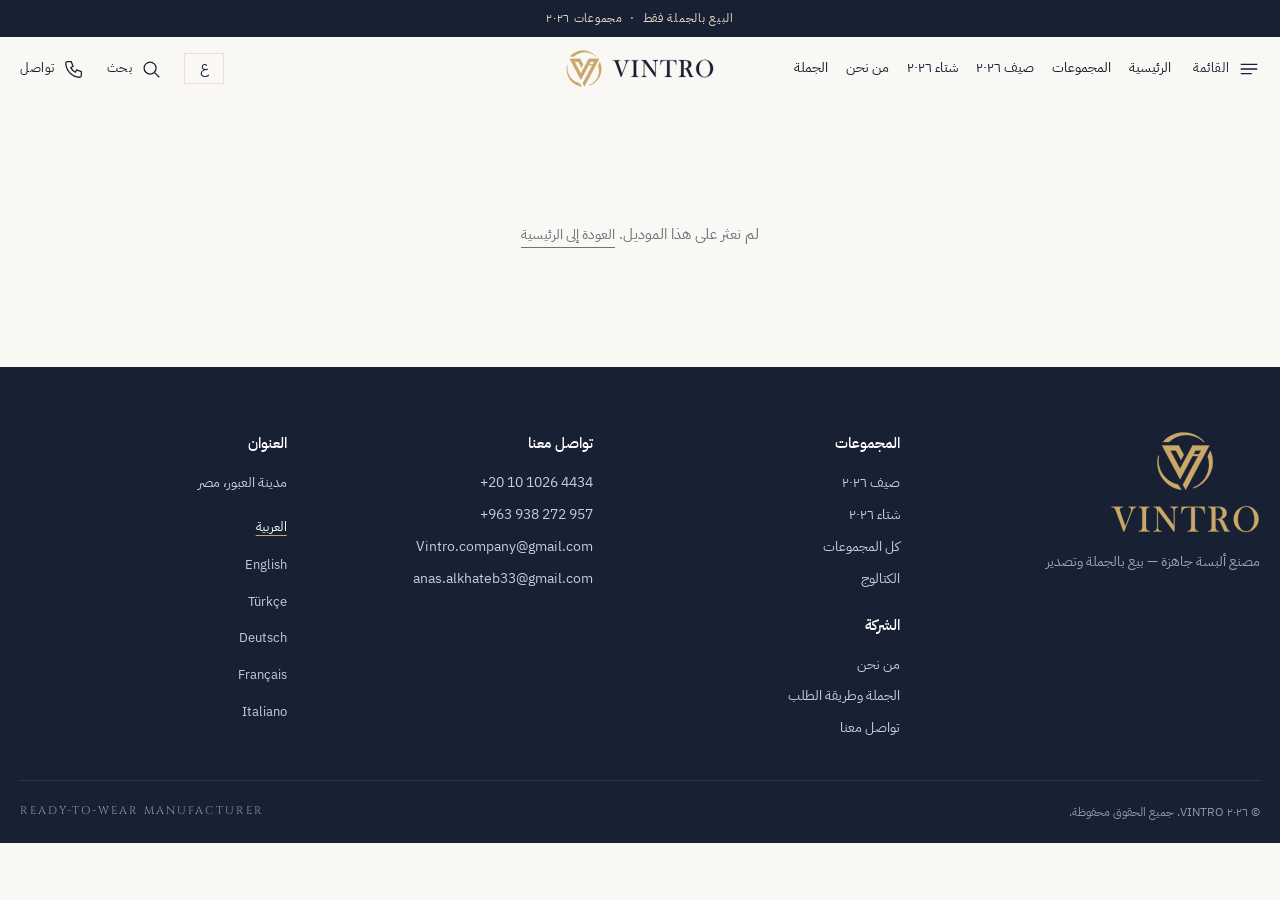
<file: model/index.html>
<!doctype html>
<html lang="ar" dir="rtl" data-root="../">
<head>
<meta charset="utf-8">
<meta name="viewport" content="width=device-width,initial-scale=1,viewport-fit=cover">
<title>موديل — VINTRO</title>
<meta name="description" content="تفاصيل الموديل من VINTRO: الألوان والصور والمقاسات.">
<meta name="theme-color" content="#FAF8F4">
<meta property="og:site_name" content="VINTRO">
<meta property="og:title" content="موديل — VINTRO">
<meta property="og:description" content="تفاصيل الموديل من VINTRO: الألوان والصور والمقاسات.">
<meta property="og:type" content="website">
<link rel="icon" type="image/svg+xml" href="../assets/favicon.svg">
<link rel="preconnect" href="https://fonts.googleapis.com">
<link rel="preconnect" href="https://fonts.gstatic.com" crossorigin>
<link rel="stylesheet" href="https://fonts.googleapis.com/css2?family=Cinzel:wght@400;500&family=IBM+Plex+Sans+Arabic:wght@300;400;500&display=swap">
<link rel="stylesheet" href="../assets/style.css">
</head>
<body data-page="model">
<header id="head" class="head"></header>
<main id="main"><div class="loading">VINTRO</div></main>
<footer id="foot" class="foot"></footer>
<noscript><p style="padding:24px;text-align:center">يرجى تفعيل JavaScript لعرض الموديلات.</p></noscript>
<script src="../assets/logo.js"></script>
<script src="../assets/app.js"></script>
</body>
</html>
</file>
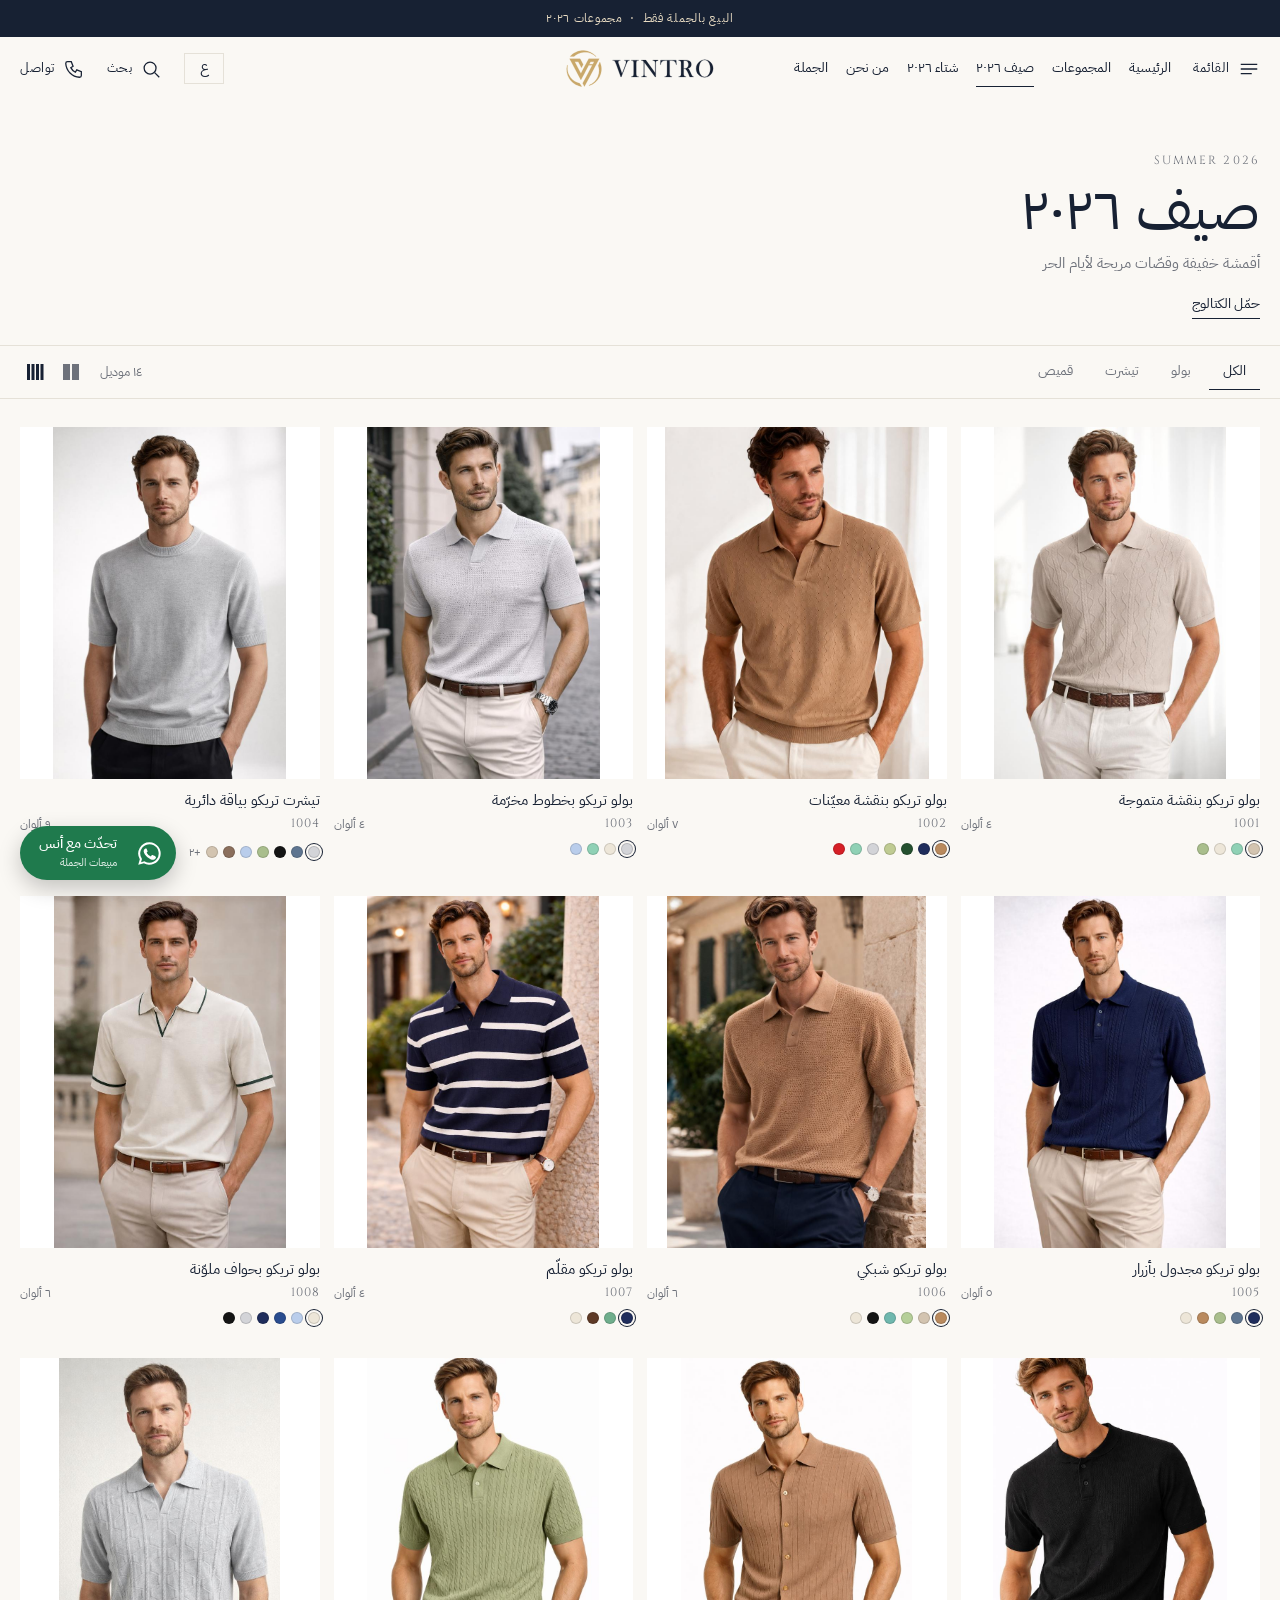
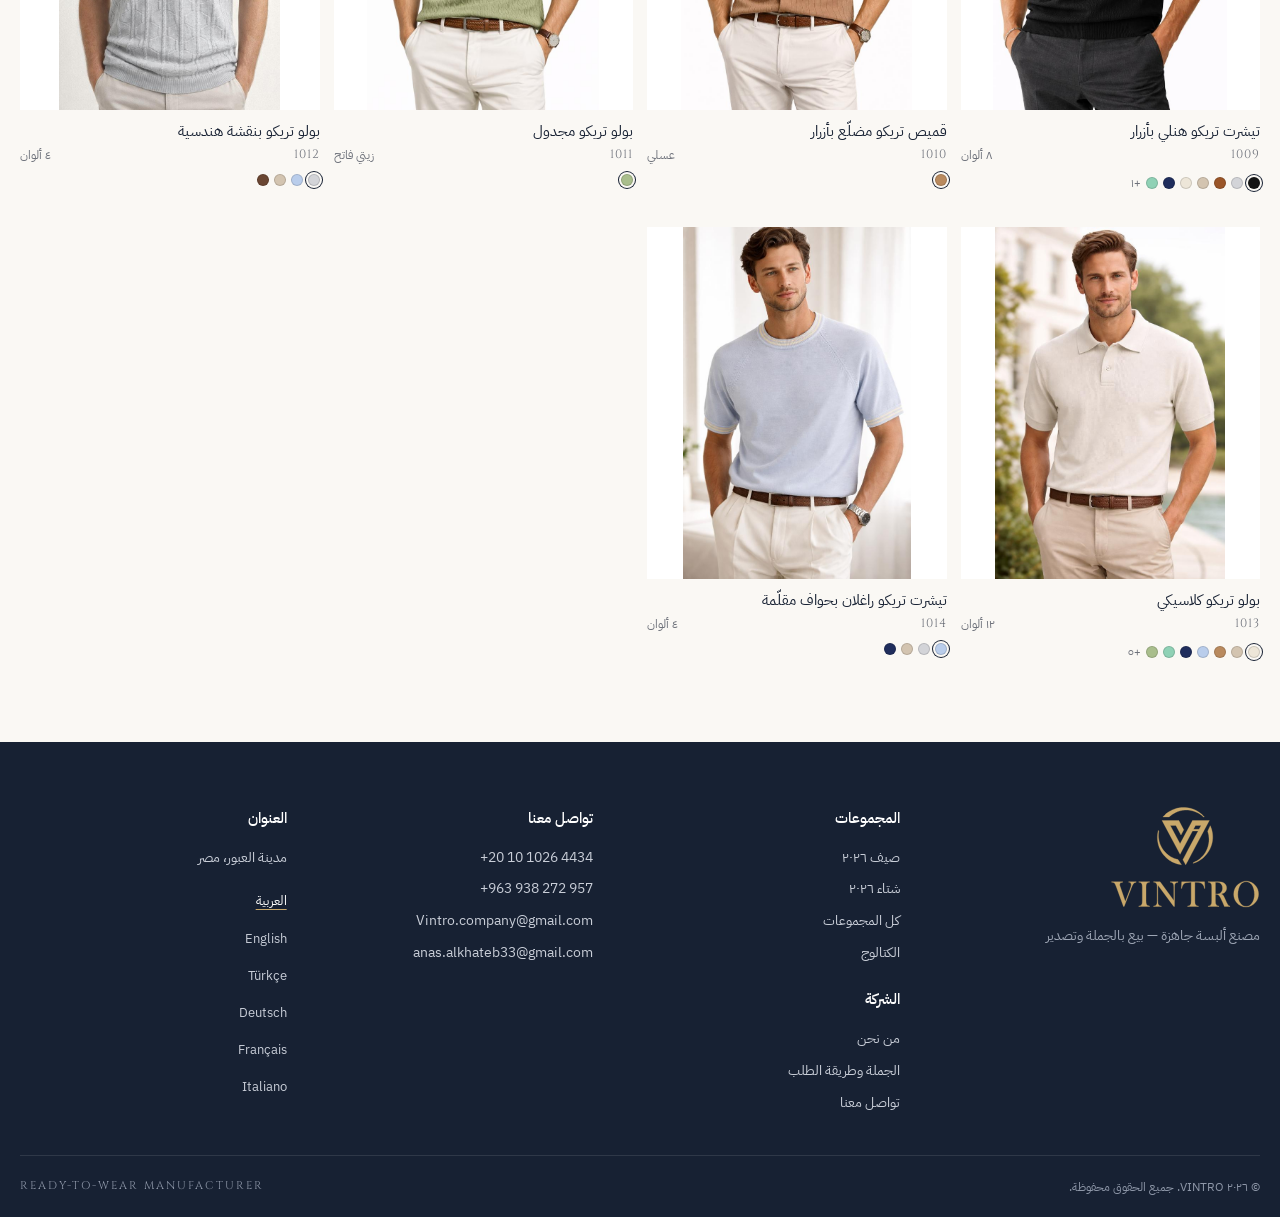
<file: summer-2026/index.html>
<!doctype html>
<html lang="ar" dir="rtl" data-root="../">
<head>
<meta charset="utf-8">
<meta name="viewport" content="width=device-width,initial-scale=1,viewport-fit=cover">
<title>صيف ٢٠٢٦ — VINTRO</title>
<meta name="description" content="موديلات صيف ٢٠٢٦ من VINTRO: الألوان والمقاسات المتوفرة.">
<meta name="theme-color" content="#FAF8F4">
<meta property="og:site_name" content="VINTRO">
<meta property="og:title" content="صيف ٢٠٢٦ — VINTRO">
<meta property="og:description" content="موديلات صيف ٢٠٢٦ من VINTRO: الألوان والمقاسات المتوفرة.">
<meta property="og:type" content="website">
<link rel="icon" type="image/svg+xml" href="../assets/favicon.svg">
<link rel="preconnect" href="https://fonts.googleapis.com">
<link rel="preconnect" href="https://fonts.gstatic.com" crossorigin>
<link rel="stylesheet" href="https://fonts.googleapis.com/css2?family=Cinzel:wght@400;500&family=IBM+Plex+Sans+Arabic:wght@300;400;500&display=swap">
<link rel="stylesheet" href="../assets/style.css">
</head>
<body data-page="season" data-season="summer-2026">
<header id="head" class="head"></header>
<main id="main"><div class="loading">VINTRO</div></main>
<footer id="foot" class="foot"></footer>
<noscript><p style="padding:24px;text-align:center">يرجى تفعيل JavaScript لعرض الموديلات.</p></noscript>
<script src="../assets/logo.js"></script>
<script src="../assets/app.js"></script>
</body>
</html>
</file>
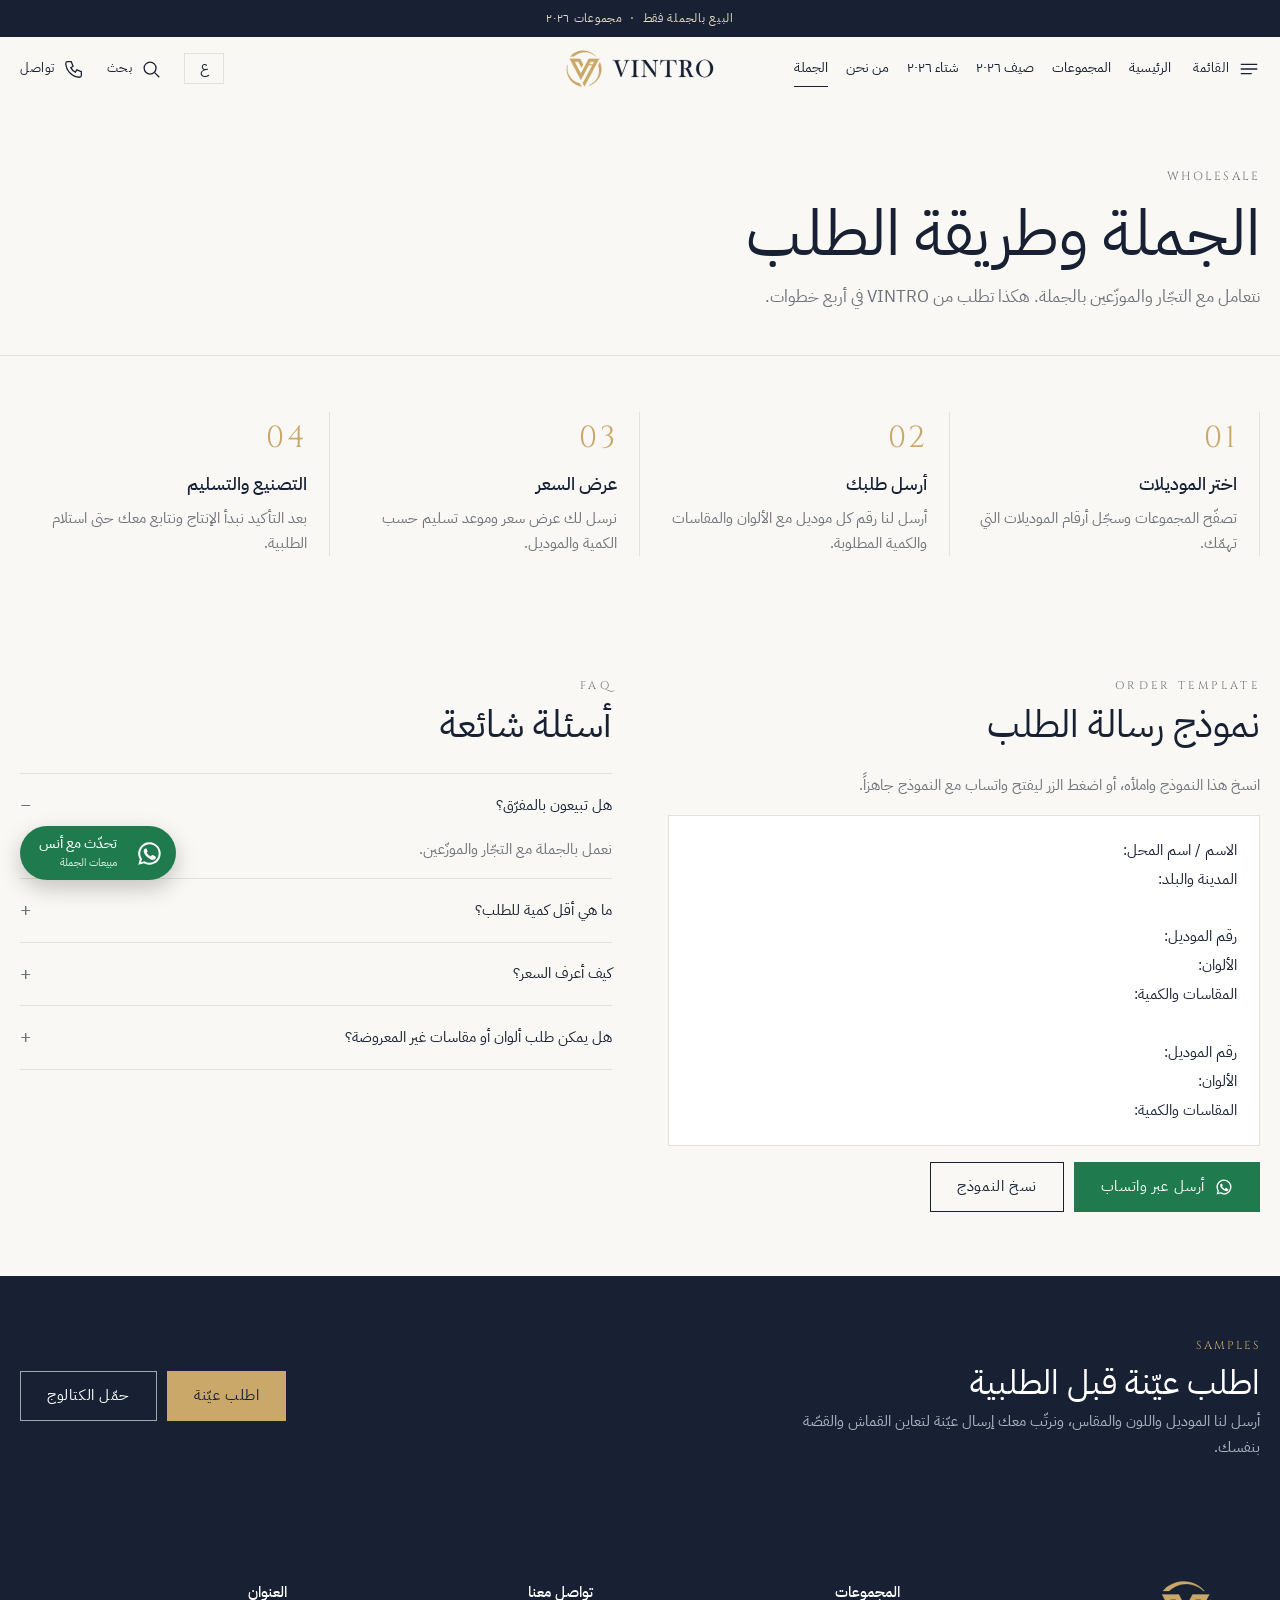
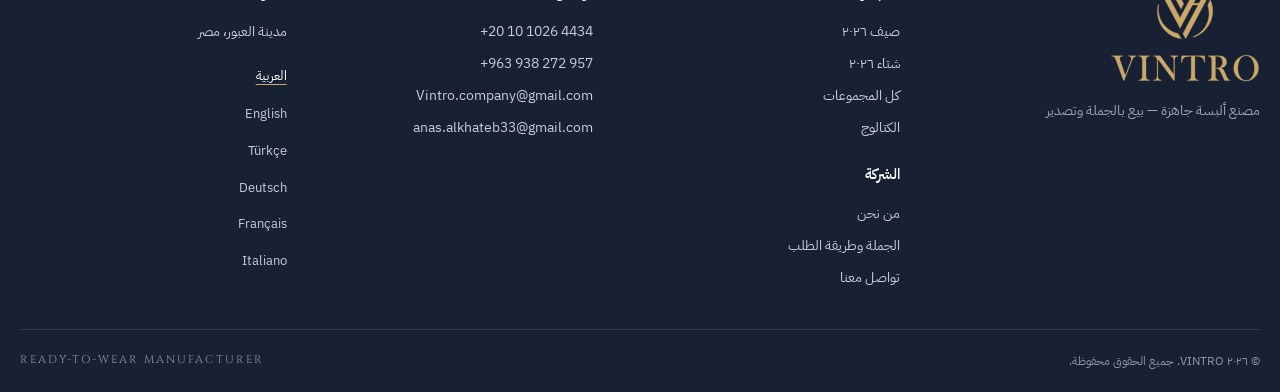
<file: wholesale/index.html>
<!doctype html>
<html lang="ar" dir="rtl" data-root="../">
<head>
<meta charset="utf-8">
<meta name="viewport" content="width=device-width,initial-scale=1,viewport-fit=cover">
<title>الجملة وطريقة الطلب — VINTRO</title>
<meta name="description" content="كيف تطلب من VINTRO بالجملة: الخطوات ونموذج الطلب والأسئلة الشائعة.">
<meta name="theme-color" content="#FAF8F4">
<meta property="og:site_name" content="VINTRO">
<meta property="og:title" content="الجملة وطريقة الطلب — VINTRO">
<meta property="og:description" content="كيف تطلب من VINTRO بالجملة: الخطوات ونموذج الطلب والأسئلة الشائعة.">
<meta property="og:type" content="website">
<link rel="icon" type="image/svg+xml" href="../assets/favicon.svg">
<link rel="preconnect" href="https://fonts.googleapis.com">
<link rel="preconnect" href="https://fonts.gstatic.com" crossorigin>
<link rel="stylesheet" href="https://fonts.googleapis.com/css2?family=Cinzel:wght@400;500&family=IBM+Plex+Sans+Arabic:wght@300;400;500&display=swap">
<link rel="stylesheet" href="../assets/style.css">
</head>
<body data-page="wholesale">
<header id="head" class="head"></header>
<main id="main"><div class="loading">VINTRO</div></main>
<footer id="foot" class="foot"></footer>
<noscript><p style="padding:24px;text-align:center">يرجى تفعيل JavaScript لعرض الموديلات.</p></noscript>
<script src="../assets/logo.js"></script>
<script src="../assets/app.js"></script>
</body>
</html>
</file>
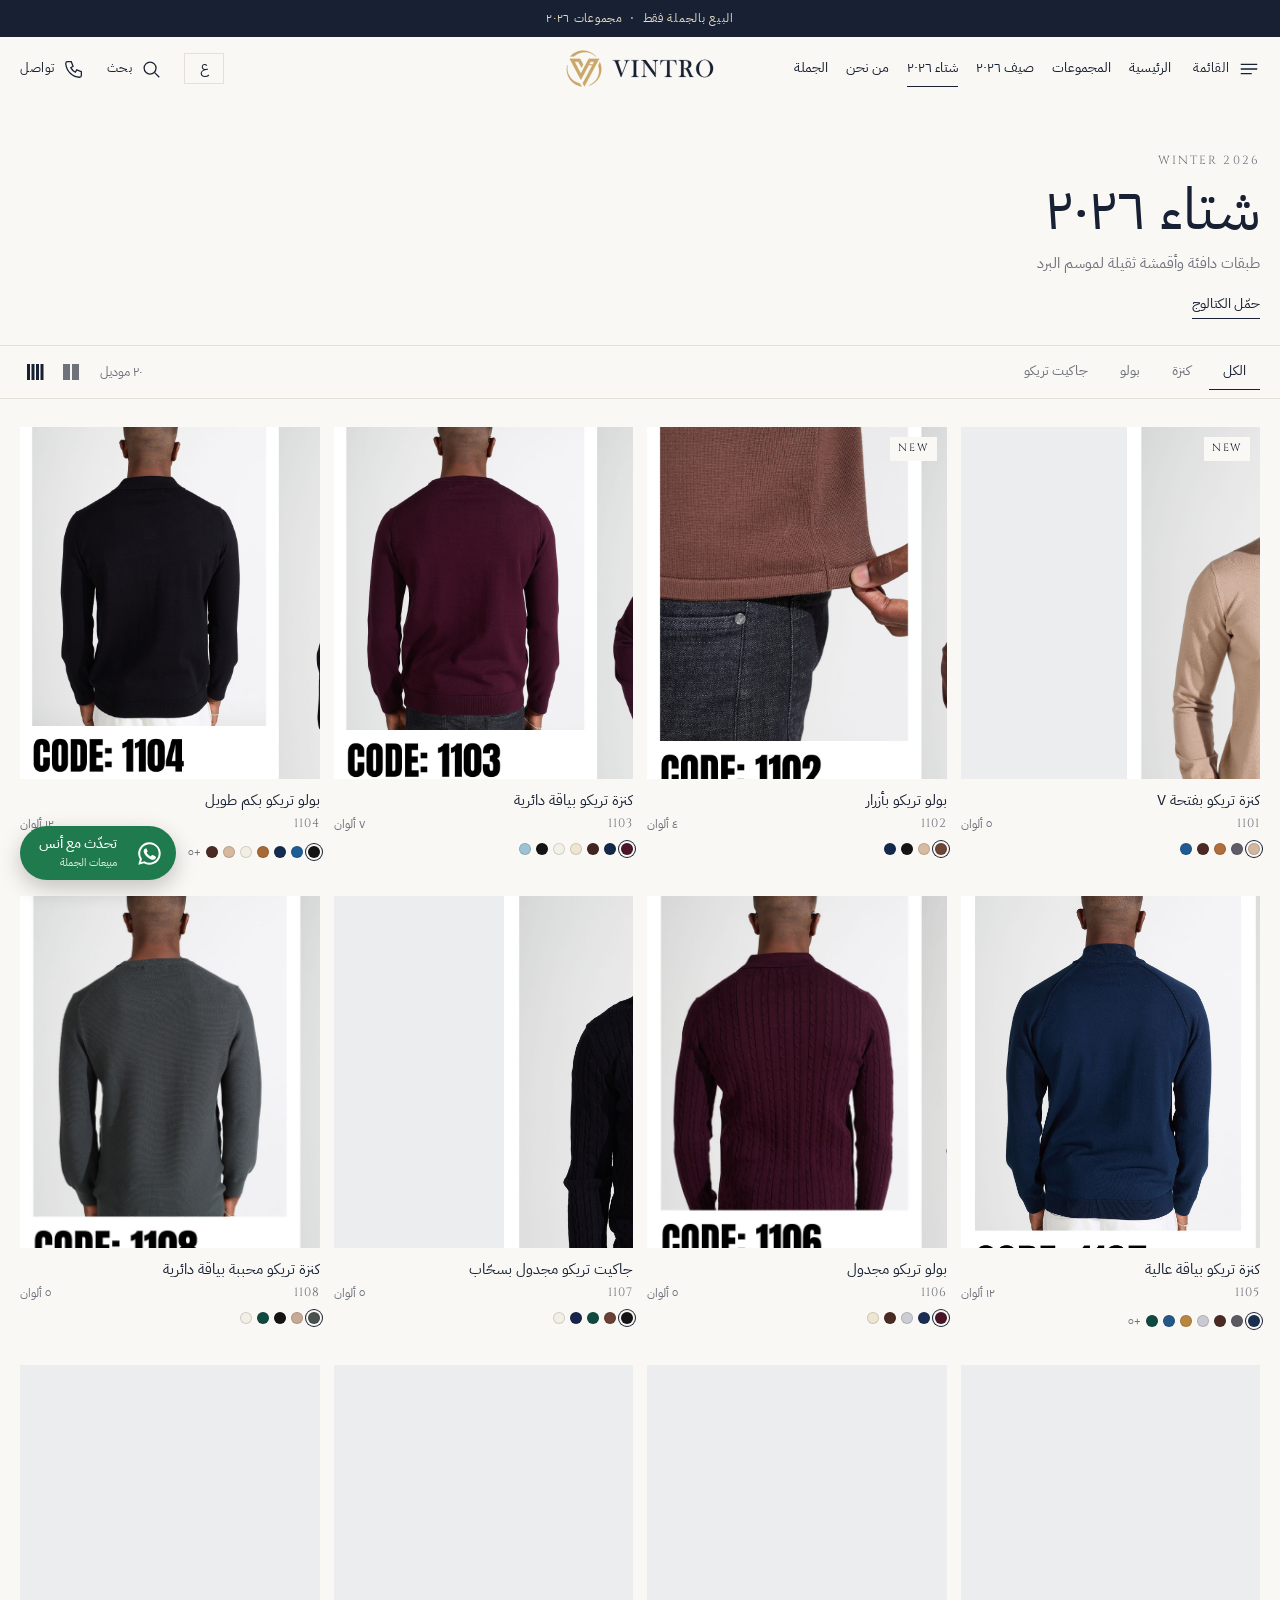
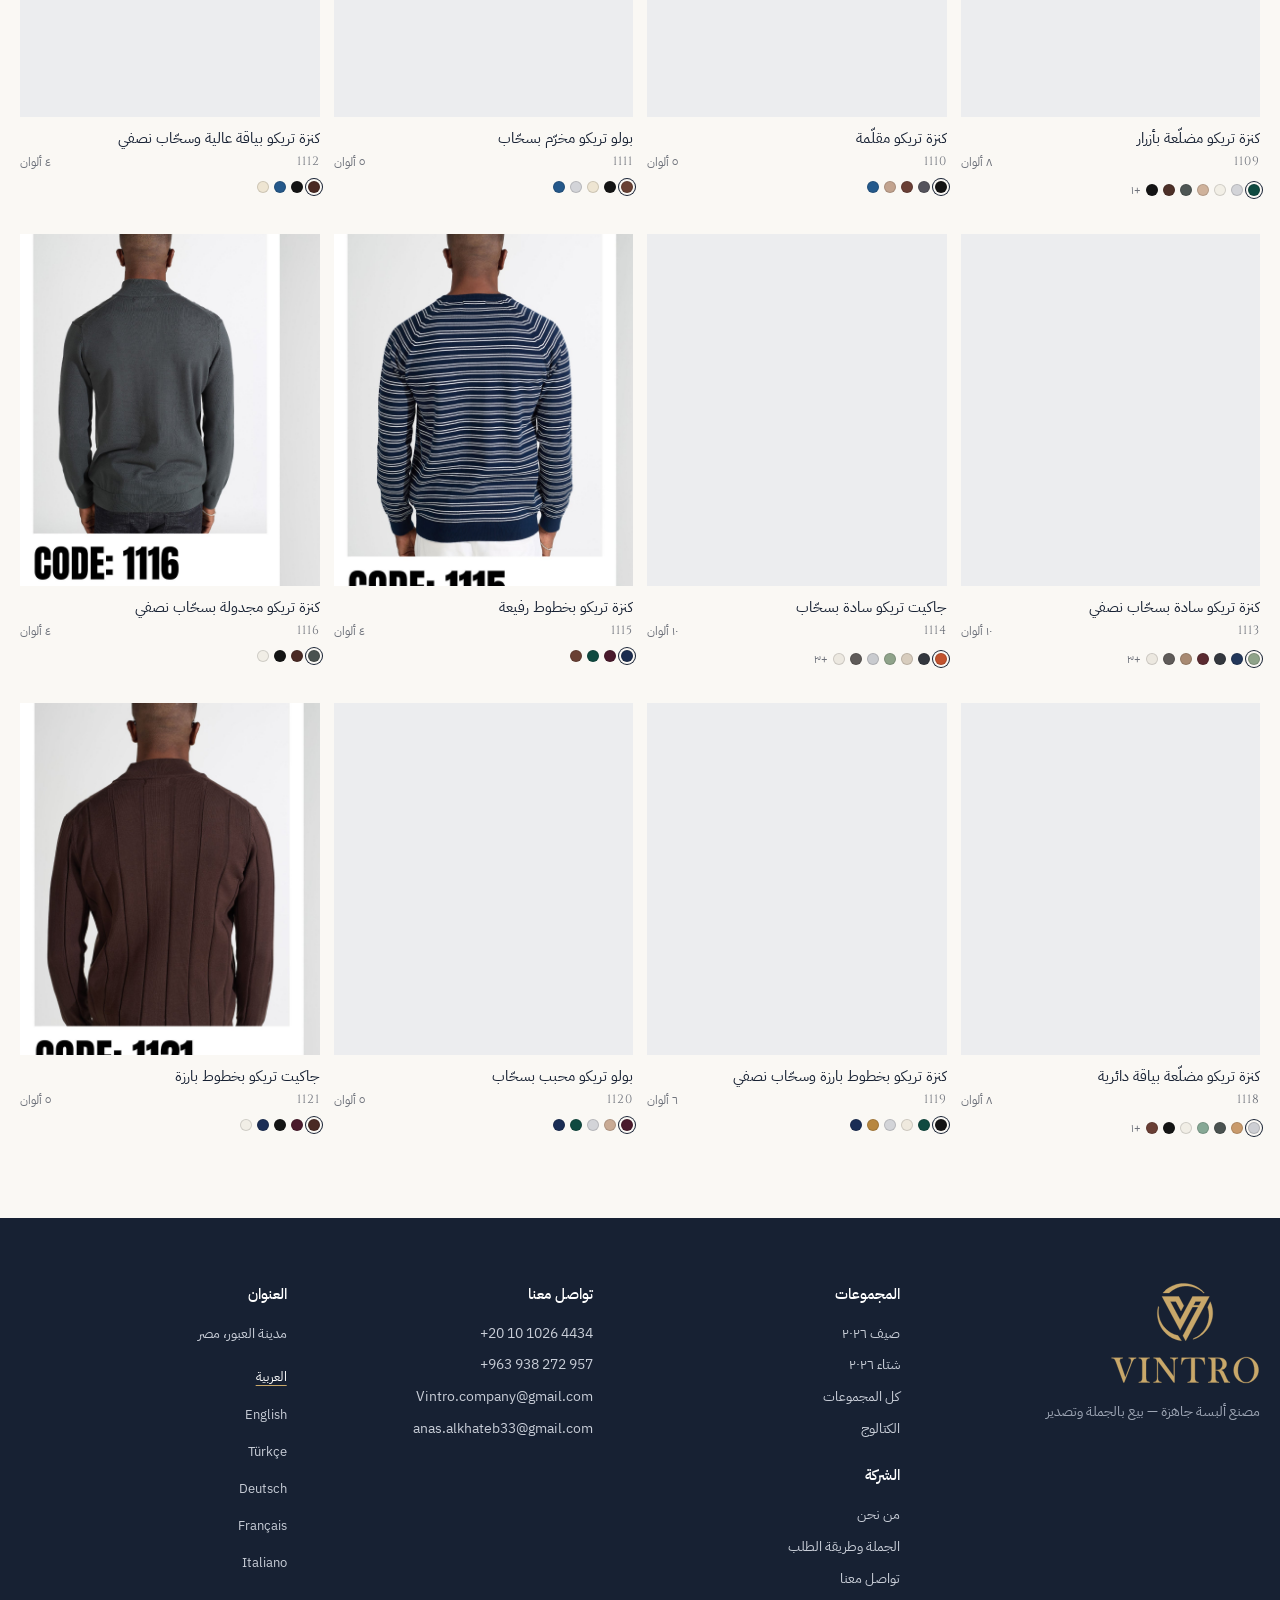
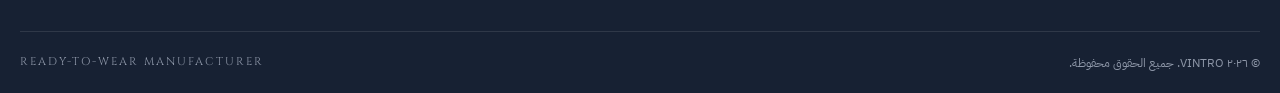
<file: winter-2026/index.html>
<!doctype html>
<html lang="ar" dir="rtl" data-root="../">
<head>
<meta charset="utf-8">
<meta name="viewport" content="width=device-width,initial-scale=1,viewport-fit=cover">
<title>شتاء ٢٠٢٦ — VINTRO</title>
<meta name="description" content="موديلات شتاء ٢٠٢٦ من VINTRO: الألوان والمقاسات المتوفرة.">
<meta name="theme-color" content="#FAF8F4">
<meta property="og:site_name" content="VINTRO">
<meta property="og:title" content="شتاء ٢٠٢٦ — VINTRO">
<meta property="og:description" content="موديلات شتاء ٢٠٢٦ من VINTRO: الألوان والمقاسات المتوفرة.">
<meta property="og:type" content="website">
<link rel="icon" type="image/svg+xml" href="../assets/favicon.svg">
<link rel="preconnect" href="https://fonts.googleapis.com">
<link rel="preconnect" href="https://fonts.gstatic.com" crossorigin>
<link rel="stylesheet" href="https://fonts.googleapis.com/css2?family=Cinzel:wght@400;500&family=IBM+Plex+Sans+Arabic:wght@300;400;500&display=swap">
<link rel="stylesheet" href="../assets/style.css">
</head>
<body data-page="season" data-season="winter-2026">
<header id="head" class="head"></header>
<main id="main"><div class="loading">VINTRO</div></main>
<footer id="foot" class="foot"></footer>
<noscript><p style="padding:24px;text-align:center">يرجى تفعيل JavaScript لعرض الموديلات.</p></noscript>
<script src="../assets/logo.js"></script>
<script src="../assets/app.js"></script>
</body>
</html>
</file>
<file: assets/style.css>
@import url("https://fonts.googleapis.com/css2?family=Cormorant+Garamond:wght@400;500;600&family=IBM+Plex+Sans:wght@300;400;500&display=swap");
/* VINTRO — fashion catalog. Ivory paper, navy ink, gold only for the brand mark and small accents. */
:root{
  --ivory:#FAF8F4; --paper:#FFFFFF; --navy:#172133; --navy-2:#202C42; --gold:#C9A86A; --gold-soft:#E9DCC3;
  --ink:#172133; --muted:#6E727B; --line:#E5E1D8; --tile:#EFEBE3; --wa:#1F7A4D;
  --f-latin:"Cinzel","Times New Roman",serif;
  --f-ar:"IBM Plex Sans Arabic",system-ui,"Segoe UI",Tahoma,sans-serif;
  --head-h:64px;
  color-scheme:light;
}
*{box-sizing:border-box}
[hidden]{display:none!important}
html{scroll-behavior:smooth;-webkit-text-size-adjust:100%}
body{margin:0;background:var(--ivory);color:var(--ink);font-family:var(--f-ar);font-size:15px;line-height:1.7;font-weight:400;-webkit-font-smoothing:antialiased}
body.lock{overflow:hidden}
img{max-width:100%;display:block}
a{color:inherit;text-decoration:none}
button{font:inherit;color:inherit;background:none;border:0;padding:0;cursor:pointer}
h1,h2,h3{margin:0;font-weight:400;line-height:1.2;text-wrap:balance}
p{margin:0}
:focus-visible{outline:2px solid var(--gold);outline-offset:3px}
.pad{padding-inline:max(20px,env(safe-area-inset-left,0px))}
.latin{font-family:var(--f-latin);letter-spacing:.18em;text-transform:uppercase}
.eyebrow{font-size:.74rem;letter-spacing:.22em;color:var(--muted)}
.logo-svg{fill:currentColor;display:block}

/* ---------- header ---------- */
.head{position:sticky;top:0;z-index:40;background:color-mix(in srgb,var(--ivory) 94%,transparent);backdrop-filter:saturate(1.4) blur(12px);border-bottom:1px solid transparent;transition:border-color .3s}
.head.scrolled{border-bottom-color:var(--line)}
.head-in{height:var(--head-h);display:grid;grid-template-columns:1fr auto 1fr;align-items:center;gap:12px}
.head .start,.head .end{display:flex;align-items:center;gap:22px}
.head .end{justify-content:flex-end}
.head .brand{display:flex;align-items:center;gap:10px;color:var(--navy);direction:ltr}
.head .brand .bm{display:block;width:36px;color:var(--gold);transition:transform .5s ease}
.head .brand:hover .bm{transform:rotate(-8deg)}
.head .brand .bm svg{width:100%;height:auto}
.head .brand .bw svg{height:19px;width:auto}
@media (max-width:520px){.head .brand .bm{width:28px}.head .brand .bw svg{height:15px}.head .brand{gap:7px}}
.ico-btn{display:inline-flex;align-items:center;gap:8px;font-size:.84rem;letter-spacing:.04em;padding:8px 0}
.ico-btn svg{width:22px;height:22px;stroke:currentColor;fill:none;stroke-width:1.4}
.head .links{display:flex;gap:18px}
.head .links a{font-size:.88rem;padding-block:6px;border-bottom:1px solid transparent}
.head .links a:hover,.head .links a[aria-current="page"]{border-bottom-color:var(--ink)}
@media (max-width:1100px){.head .links{display:none}}
@media (max-width:860px){.ico-btn .t{display:none}}

/* ---------- overlay menu / search ---------- */
.overlay{position:fixed;inset:0;z-index:60;background:var(--ivory);display:flex;flex-direction:column;overflow-y:auto;padding-bottom:env(safe-area-inset-bottom,0px)}
.overlay-top{height:var(--head-h);display:flex;align-items:center;justify-content:space-between;border-bottom:1px solid var(--line);flex:none}
.menu-body{display:grid;grid-template-columns:repeat(auto-fit,minmax(240px,1fr));gap:40px;padding-block:40px 60px}
.menu-col h3{font-size:1.9rem;margin-bottom:4px}
.menu-col .latin{font-size:.72rem;color:var(--muted);display:block;margin-bottom:18px}
.menu-col ul{list-style:none;margin:0;padding:0;display:grid;gap:10px}
.menu-col li a{font-size:1.02rem;color:var(--muted)}
.menu-col li a:hover{color:var(--ink)}
.search-box{padding-block:28px 10px;display:flex;align-items:center;gap:12px;border-bottom:1px solid var(--ink)}
.search-box input{flex:1;border:0;background:transparent;font:inherit;font-size:1.5rem;padding:6px 0;min-width:0;outline:none}
.search-hint{color:var(--muted);font-size:.86rem;padding-block:14px}

/* ---------- hero ---------- */
.hero{display:grid;grid-template-columns:1fr 1fr;gap:2px;background:var(--ivory)}
@media (max-width:760px){.hero{grid-template-columns:1fr}.panel{min-height:62svh}}
.panel{position:relative;min-height:clamp(440px,82svh,820px);overflow:hidden;display:flex;align-items:flex-end;isolation:isolate}
.panel .media{position:absolute;inset:0;z-index:-2}
.panel .media img{width:100%;height:100%;object-fit:cover;object-position:center 22%;transition:transform 1.4s cubic-bezier(.2,.7,.2,1)}
.panel:hover .media img{transform:scale(1.035)}
.panel .media svg.lines{position:absolute;inset:0;width:100%;height:100%}
.panel.winter .media{background:var(--navy);color:#2A3854}
.panel.summer .media{background:#EFE6D6;color:#DDCDB0}
.panel.has-img::after{content:"";position:absolute;inset:0;z-index:-1;background:linear-gradient(to top,rgb(10 14 22 / .55),transparent 55%)}
.panel .cap{padding:36px max(28px,env(safe-area-inset-left,0px));display:grid;gap:10px;width:100%}
.panel .cap .latin{font-size:clamp(1.9rem,4.2vw,3.4rem);letter-spacing:.14em;line-height:1}
.panel .cap .ar{font-size:1.05rem}
.panel .cap .go{display:inline-flex;align-items:center;gap:10px;margin-top:10px;font-size:.88rem;letter-spacing:.06em;padding-bottom:4px;border-bottom:1px solid currentColor;justify-self:start}
.panel.winter,.panel.has-img{color:#fff}
.panel.summer:not(.has-img){color:var(--navy)}
.panel .mark{position:absolute;top:32px;inset-inline-end:32px;width:54px;color:var(--gold);opacity:.9}

/* ---------- sections ---------- */
.statement{padding-block:96px 88px;display:grid;justify-items:center;text-align:center;gap:22px}
.statement .mark{width:56px;color:var(--gold)}
.statement h1{font-size:clamp(1.7rem,3.6vw,2.7rem);max-width:22ch;line-height:1.45}
.statement p{color:var(--muted);max-width:56ch}
.sec{padding-block:64px}
.sec-head{display:flex;align-items:end;justify-content:space-between;gap:16px;margin-bottom:26px;flex-wrap:wrap}
.sec-head h2{font-size:clamp(1.4rem,2.6vw,1.9rem)}
.sec-head .latin{display:block;font-size:.7rem;color:var(--muted);margin-bottom:6px}
.link-u{font-size:.88rem;border-bottom:1px solid currentColor;padding-bottom:2px}

.strip{display:grid;grid-auto-flow:column;grid-auto-columns:minmax(220px,23%);gap:14px;overflow-x:auto;scroll-snap-type:x mandatory;padding-bottom:12px;scrollbar-width:thin}
.strip>*{scroll-snap-align:start}
@media (max-width:760px){.strip{grid-auto-columns:62%}}

.cats{display:grid;grid-template-columns:repeat(auto-fit,minmax(150px,1fr));gap:2px;background:var(--line);border:1px solid var(--line)}
.cats a{background:var(--ivory);padding:26px 22px;display:grid;gap:4px;transition:background .25s}
.cats a:hover{background:var(--paper)}
.cats strong{font-weight:500;font-size:1.08rem}
.cats span{font-size:.8rem;color:var(--muted)}

.about{display:grid;grid-template-columns:1.1fr 1fr;gap:56px;align-items:start}
@media (max-width:860px){.about{grid-template-columns:1fr;gap:36px}}
.about .txt{display:grid;gap:18px}
.about .txt p{color:var(--muted);font-size:1.02rem;max-width:58ch;white-space:pre-line}
.founder{display:flex;align-items:center;gap:14px;padding-top:18px;border-top:1px solid var(--line)}
.founder .m{width:44px;height:44px;border-radius:50%;background:var(--navy);color:var(--gold);display:grid;place-items:center;flex:none}
.founder .m svg{width:26px}
.founder b{font-weight:500;display:block}
.founder small{color:var(--muted)}
.contact-card{background:var(--navy);color:#fff;padding:34px;display:grid;gap:20px}
.contact-card h3{font-size:1.3rem}
.contact-card dl{margin:0;display:grid;gap:14px}
.contact-card dt{font-size:.74rem;letter-spacing:.14em;color:var(--gold)}
.contact-card dd{margin:0}
.ltr{direction:ltr;unicode-bidi:isolate;display:inline-block}

/* ---------- buttons ---------- */
.btn{display:inline-flex;align-items:center;justify-content:center;gap:10px;min-height:50px;padding:0 26px;border:1px solid var(--navy);background:transparent;color:var(--navy);font-size:.92rem;letter-spacing:.04em;transition:background .2s,color .2s}
.btn:hover{background:var(--navy);color:#fff}
.btn.solid{background:var(--navy);color:#fff}
.btn.solid:hover{background:var(--navy-2)}
.btn.wa{background:var(--wa);border-color:var(--wa);color:#fff}
.btn.wa:hover{background:#18653F}
.btn.light{border-color:rgb(255 255 255 / .6);color:#fff}
.btn.light:hover{background:#fff;color:var(--navy)}
.btn svg{width:18px;height:18px}
.btn.block{width:100%}

/* ---------- collection ---------- */
.col-head{padding-block:48px 26px;display:grid;gap:6px}
.col-head .latin{font-size:.74rem;color:var(--muted)}
.col-head h1{font-size:clamp(2.2rem,5vw,3.6rem)}
.col-head p{color:var(--muted);max-width:56ch}
.toolbar{position:sticky;top:var(--head-h);z-index:30;background:color-mix(in srgb,var(--ivory) 94%,transparent);backdrop-filter:blur(12px);border-block:1px solid var(--line)}
.toolbar-in{display:flex;align-items:center;gap:14px;min-height:52px}
.filters{display:flex;gap:4px;overflow-x:auto;scrollbar-width:none;flex:1;min-width:0}
.filters::-webkit-scrollbar{display:none}
.chip{white-space:nowrap;padding:6px 14px;font-size:.88rem;color:var(--muted);border-bottom:1px solid transparent}
.chip[aria-pressed="true"]{color:var(--ink);border-bottom-color:var(--ink)}
.count{font-size:.8rem;color:var(--muted);white-space:nowrap}
.view{display:flex;gap:6px;flex:none}
.view button{width:30px;height:30px;display:grid;place-items:center;color:var(--muted)}
.view button[aria-pressed="true"]{color:var(--ink)}
.view svg{width:18px;height:18px;fill:currentColor}

.grid{display:grid;grid-template-columns:repeat(4,minmax(0,1fr));gap:34px 14px;padding-block:28px 80px}
.grid.big{grid-template-columns:repeat(2,minmax(0,1fr))}
@media (max-width:960px){.grid{grid-template-columns:repeat(3,minmax(0,1fr))}}
@media (max-width:640px){.grid{grid-template-columns:repeat(2,minmax(0,1fr));gap:26px 8px}.grid.big{grid-template-columns:1fr}}
.empty{grid-column:1/-1;padding:80px 20px;text-align:center;color:var(--muted)}

/* ---------- product card ---------- */
.card{display:flex;flex-direction:column;min-width:0}
.card .ph{position:relative;aspect-ratio:808/951;background:var(--tile);overflow:hidden}
.card .ph img,.card .ph .art{position:absolute;inset:0;width:100%;height:100%;object-fit:cover}
.card .ph .alt{opacity:0;transition:opacity .45s ease}
.card:hover .ph .alt{opacity:1}
.card .new{position:absolute;top:10px;inset-inline-start:10px;font-size:.66rem;letter-spacing:.16em;background:var(--ivory);padding:3px 8px}
.card .body{padding-top:10px;display:grid;gap:2px}
.card .nm{font-size:.9rem;line-height:1.5;overflow:hidden;text-overflow:ellipsis;white-space:nowrap}
.card .sub{display:flex;justify-content:space-between;gap:8px;font-size:.76rem;color:var(--muted)}
.card .code{font-family:var(--f-latin);letter-spacing:.08em;direction:ltr}
.card .sws{display:flex;gap:4px;margin-top:6px}
.card .sws i{width:10px;height:10px;border-radius:50%;border:1px solid rgb(0 0 0 / .14)}

/* ---------- product page ---------- */
.crumbs{padding-block:18px;font-size:.8rem;color:var(--muted)}
.crumbs a:hover{color:var(--ink)}
.pdp{display:grid;grid-template-columns:minmax(0,480px) minmax(300px,420px);justify-content:center;gap:64px;padding-bottom:72px;padding-top:8px}
@media (max-width:900px){.pdp{grid-template-columns:1fr;gap:26px}}
.gal{display:grid;gap:10px;align-content:start;min-width:0}
.pics{display:block}
.pics .pic{position:relative;aspect-ratio:808/951;background:var(--tile);overflow:hidden;display:none}
.pics .pic.on{display:block;cursor:zoom-in}
.pics .pic img{transition:transform .25s ease}
.pics .pic.zoom img{transform:scale(2.2)}
.thumbs{display:flex;gap:8px;flex-wrap:wrap}
.thumbs button{width:64px;aspect-ratio:808/951;background:var(--tile);border:1px solid transparent;padding:2px;opacity:.65;transition:opacity .2s}
.thumbs button:hover{opacity:1}
.thumbs button[aria-pressed="true"]{border-color:var(--ink);opacity:1}
.thumbs img{width:100%;height:100%;object-fit:cover}

.pics .pic img,.pics .pic .art{position:absolute;inset:0;width:100%;height:100%;object-fit:cover}
@media (max-width:900px){
  .pics{display:flex;overflow-x:auto;scroll-snap-type:x mandatory;gap:0;margin-inline:calc(-1 * max(20px,env(safe-area-inset-left,0px)));scrollbar-width:none}
  .pics::-webkit-scrollbar{display:none}
  .pics .pic{flex:0 0 100%;scroll-snap-align:center;display:block;cursor:auto}
  .thumbs{display:none}
}
.dots-nav{display:none;justify-content:center;gap:6px;margin-top:10px}
.dots-nav i{width:6px;height:6px;border-radius:50%;background:var(--line)}
.dots-nav i.on{background:var(--ink)}
@media (max-width:900px){.dots-nav{display:flex}.panel-info{position:static}}
.panel-info{position:sticky;top:calc(var(--head-h) + 24px);align-self:start;display:grid;gap:26px}
.panel-info .code{font-family:var(--f-latin);letter-spacing:.14em;font-size:.78rem;color:var(--muted);direction:ltr;text-align:right}
.panel-info h1{font-size:clamp(1.5rem,2.6vw,2rem);margin-top:4px}
.panel-info .price{margin-top:8px;font-size:1.05rem}
.panel-info .price.ask{color:var(--muted);font-size:.92rem}
.opt-label{display:flex;justify-content:space-between;font-size:.8rem;color:var(--muted);margin-bottom:10px}
.opt-label b{color:var(--ink);font-weight:500}
.colors{display:flex;gap:8px;flex-wrap:wrap}
.colors button{width:52px;aspect-ratio:808/951;background:var(--tile);border:1px solid transparent;padding:2px;position:relative}
.colors button img{width:100%;height:100%;object-fit:cover}
.colors button .fill{display:block;width:100%;height:100%}
.colors button[aria-pressed="true"]{border-color:var(--ink)}
.sizes{display:grid;grid-template-columns:repeat(auto-fill,minmax(56px,1fr));gap:6px}
.sizes button{height:44px;border:1px solid var(--line);font-size:.86rem;letter-spacing:.04em;background:var(--paper)}
.sizes button:hover{border-color:var(--ink)}
.sizes button[aria-pressed="true"]{background:var(--navy);color:#fff;border-color:var(--navy)}
.cta{display:grid;gap:8px}
.cta .note{font-size:.78rem;color:var(--muted);text-align:center}
details.acc{border-top:1px solid var(--line)}
details.acc:last-of-type{border-bottom:1px solid var(--line)}
details.acc summary{list-style:none;display:flex;justify-content:space-between;align-items:center;padding:15px 0;cursor:pointer;font-size:.92rem}
details.acc summary::-webkit-details-marker{display:none}
details.acc summary::after{content:"+";font-size:1.2rem;color:var(--muted)}
details.acc[open] summary::after{content:"−"}
details.acc .in{padding-bottom:16px;color:var(--muted);white-space:pre-line;font-size:.92rem}
.specs{display:grid;grid-template-columns:auto 1fr;gap:6px 18px;margin:0}
.specs dd{margin:0;color:var(--ink)}

/* ---------- footer ---------- */
.foot{background:var(--navy);color:#C9CED8;margin-top:0}
.foot-in{display:grid;grid-template-columns:1.2fr repeat(3,1fr);gap:40px;padding-block:64px 40px}
@media (max-width:860px){.foot-in{grid-template-columns:1fr 1fr}}
@media (max-width:520px){.foot-in{grid-template-columns:1fr}}
.foot .fbrand{color:var(--gold)}
.foot .fbrand svg{width:150px;height:auto}
.foot .fbrand p{color:#9EA6B5;margin-top:16px;font-size:.88rem;max-width:32ch}
.foot h4{margin:0 0 14px;font-weight:500;color:#fff;font-size:.95rem}
.foot ul{list-style:none;margin:0;padding:0;display:grid;gap:8px;font-size:.88rem}
.foot a:hover{color:#fff}
.foot-bot{border-top:1px solid rgb(255 255 255 / .1);padding-block:20px calc(20px + env(safe-area-inset-bottom,0px));font-size:.78rem;color:#8E97A8;display:flex;justify-content:space-between;gap:12px;flex-wrap:wrap}

.wa-float{position:fixed;bottom:calc(20px + env(safe-area-inset-bottom,0px));left:calc(20px + env(safe-area-inset-left,0px));z-index:35;width:54px;height:54px;border-radius:50%;background:var(--wa);color:#fff;display:grid;place-items:center;box-shadow:0 8px 22px rgb(0 0 0 / .22)}
.wa-float svg{width:27px;height:27px}

.muted{color:var(--muted)}
/* ---------- inner pages ---------- */
.page-head{padding-block:64px 44px;display:grid;gap:10px;border-bottom:1px solid var(--line)}
.page-head .latin{font-size:.74rem;color:var(--muted)}
.page-head h1{font-size:clamp(2.3rem,5.4vw,4rem)}
.page-head p{color:var(--muted);font-size:1.06rem;max-width:58ch}

.coll{display:grid;grid-template-columns:1.2fr 1fr;align-items:stretch;border-bottom:1px solid var(--line)}
.coll.flip .coll-media{order:2}
@media (max-width:820px){.coll{grid-template-columns:1fr}.coll.flip .coll-media{order:0}}
.coll-media{position:relative;min-height:clamp(340px,62svh,640px);overflow:hidden;isolation:isolate;display:block}
.coll-media img{position:absolute;inset:0;width:100%;height:100%;object-fit:cover;object-position:center 22%;transition:transform 1.2s ease}
.coll-media:hover img{transform:scale(1.03)}
.coll-media svg.lines{position:absolute;inset:0;width:100%;height:100%}
.coll.winter .coll-media{background:var(--navy);color:#2A3854}
.coll.summer .coll-media{background:#EFE6D6;color:#DDCDB0}
.coll-media .mark{position:absolute;top:28px;inset-inline-end:28px;width:52px;color:var(--gold)}
.coll-media .latin.big{position:absolute;bottom:26px;inset-inline-start:28px;font-size:clamp(1.6rem,3.4vw,2.6rem);letter-spacing:.14em}
.coll.winter .coll-media .big,.coll-media.has-img .big{color:#fff}
.coll.summer .coll-media:not(.has-img) .big{color:var(--navy)}
.coll-txt{display:grid;align-content:center;gap:16px;padding-block:48px}
.coll-txt .latin{font-size:.72rem;color:var(--muted)}
.coll-txt h2{font-size:clamp(2rem,4vw,3rem)}
.coll-txt p{color:var(--muted);max-width:44ch}
.coll-meta{display:flex;gap:18px;font-size:.84rem;color:var(--muted)}
.coll-cats{list-style:none;margin:0;padding:0;display:flex;flex-wrap:wrap;gap:6px}
.coll-cats a{display:inline-block;border:1px solid var(--line);padding:6px 14px;font-size:.88rem;background:var(--paper)}
.coll-cats a:hover{border-color:var(--ink)}
.coll-txt .btn{justify-self:start;margin-top:6px}

.about-hero{display:grid;grid-template-columns:1fr 1.1fr;gap:56px;padding-block:64px;align-items:center}
@media (max-width:820px){.about-hero{grid-template-columns:1fr;gap:32px}}
.ab-mark{position:relative;aspect-ratio:4/5;max-width:100%;background:var(--navy);color:#2A3854;display:grid;place-items:center;overflow:hidden}
.ab-mark svg.lines{position:absolute;inset:0;width:100%;height:100%}
.ab-mark .logo-svg{position:relative;width:52%;color:var(--gold)}
.ab-txt{display:grid;gap:18px}
.ab-txt p{color:var(--muted);font-size:1.04rem;max-width:58ch;white-space:pre-line}
.ab-txt p.big{color:var(--ink);font-size:clamp(1.4rem,2.6vw,1.9rem);line-height:1.55}
.values{display:grid;grid-template-columns:repeat(auto-fit,minmax(220px,1fr));gap:2px;background:var(--line);border:1px solid var(--line)}
.value{background:var(--ivory);padding:30px 26px;display:grid;gap:10px;align-content:start}
.value .vm{width:28px;color:var(--gold)}
.value h3{font-size:1.12rem;font-weight:500}
.value p{color:var(--muted);font-size:.93rem}
.band{background:var(--navy-2);color:#fff}
.band-in{display:flex;justify-content:space-between;align-items:center;gap:28px;flex-wrap:wrap;padding-block:56px}
.band-in .latin{font-size:.72rem;color:var(--gold)}
.band-in h2{font-size:clamp(1.5rem,3vw,2.1rem);margin-block:6px}
.band-in p{color:#AEB5C2}
.band-btns{display:flex;gap:10px;flex-wrap:wrap}

.steps{display:grid;grid-template-columns:repeat(4,minmax(0,1fr));gap:0;padding-block:56px}
@media (max-width:900px){.steps{grid-template-columns:repeat(2,minmax(0,1fr));row-gap:36px}}
@media (max-width:520px){.steps{grid-template-columns:1fr}}
.step{display:grid;gap:10px;padding-inline:0 26px;border-inline-start:1px solid var(--line);padding-inline-start:22px}
.step .n{font-size:1.9rem;color:var(--gold);letter-spacing:.08em}
.step h3{font-size:1.12rem;font-weight:500}
.step p{color:var(--muted);font-size:.93rem}
.ws-grid{display:grid;grid-template-columns:1fr 1fr;gap:56px;align-items:start}
@media (max-width:860px){.ws-grid{grid-template-columns:1fr;gap:44px}}
.ws-grid .muted{margin-bottom:16px}
.tpl{background:var(--paper);border:1px solid var(--line);padding:20px 22px;margin:0 0 16px;font-family:var(--f-ar);font-size:.95rem;line-height:1.9;white-space:pre-wrap;overflow-x:auto}

.contact-grid{display:grid;grid-template-columns:1fr 1.15fr;gap:48px;padding-block:56px 80px;align-items:start}
@media (max-width:860px){.contact-grid{grid-template-columns:1fr}}
.c-cards{display:grid;grid-template-columns:repeat(auto-fit,minmax(220px,1fr));gap:2px;background:var(--line);border:1px solid var(--line)}
.c-card{background:var(--ivory);padding:24px 22px;display:grid;gap:8px;align-content:start;min-width:0;overflow-wrap:anywhere}
.c-card .lbl{font-size:.78rem;color:var(--muted)}
.c-card .big{font-size:1.2rem}
.c-card .link-u{justify-self:start;font-size:.82rem}
.c-form{background:var(--paper);border:1px solid var(--line);padding:32px;display:grid;gap:16px}
@media (max-width:520px){.c-form{padding:22px}}
.c-form h2{font-size:1.4rem;margin-bottom:4px}
.f{display:grid;gap:6px}
.f span{font-size:.82rem;color:var(--muted)}
.f input,.f textarea{width:100%;border:0;border-bottom:1px solid var(--line);background:transparent;padding:10px 0;font:inherit;color:var(--ink);border-radius:0;outline:none;resize:vertical}
.f input:focus,.f textarea:focus{border-bottom-color:var(--ink)}
.err{color:#A33A2E;font-size:.88rem}
.loading{padding:120px 0;text-align:center;color:var(--muted)}
.fade{animation:fade .5s ease both}
@keyframes fade{from{opacity:.001;transform:translateY(6px)}to{opacity:1;transform:none}}

/* ---------- side drawer menu ---------- */
.drawer-wrap{position:fixed;inset:0;z-index:70}
.drawer-bg{position:absolute;inset:0;background:rgb(15 20 30 / .45);opacity:0;transition:opacity .3s ease}
.drawer{position:absolute;top:0;bottom:0;inset-inline-start:0;width:min(360px,86vw);background:var(--ivory);display:flex;flex-direction:column;overflow-y:auto;
  transform:translateX(100%);transition:transform .35s cubic-bezier(.2,.7,.2,1);box-shadow:0 0 40px rgb(0 0 0 / .18);
  padding:env(safe-area-inset-top,0px) 0 env(safe-area-inset-bottom,0px) 0}
.drawer-wrap.on .drawer{transform:none}
.drawer-wrap.on .drawer-bg{opacity:1}
.drawer-top{display:flex;align-items:center;justify-content:space-between;height:var(--head-h);padding-inline:22px;border-bottom:1px solid var(--line);flex:none}
.drawer-logo{color:var(--navy);width:110px}
.drawer-list{list-style:none;margin:0;padding:10px 0;flex:1}
.drawer-list>li>a,.drawer-list summary{display:flex;align-items:center;justify-content:space-between;padding:13px 22px;font-size:1rem;cursor:pointer;list-style:none}
.drawer-list summary::-webkit-details-marker{display:none}
.drawer-list summary small{font-size:.75rem;color:var(--muted);margin-inline-start:auto;margin-inline-end:10px}
.drawer-list summary::after{content:"+";color:var(--muted)}
.drawer-list details[open] summary::after{content:"−"}
.drawer-list a[aria-current="page"]{font-weight:500;box-shadow:inset -2px 0 0 var(--gold)}
.drawer-list>li>a:hover,.drawer-list summary:hover{background:var(--paper)}
.drawer-list .sub{list-style:none;margin:0;padding:0 0 8px}
.drawer-list .sub a{display:block;padding:8px 40px 8px 22px;font-size:.9rem;color:var(--muted)}
.drawer-list .sub a:hover{color:var(--ink)}
.drawer-foot{border-top:1px solid var(--line);padding:18px 22px 22px;display:grid;gap:8px;font-size:.9rem;color:var(--muted);flex:none}
.drawer-foot .btn{margin-top:6px;min-height:46px}

/* ---------- homepage opening ---------- */
.opening{position:relative;background:var(--navy);color:#fff;overflow:hidden;isolation:isolate;min-height:clamp(480px,78svh,760px);display:grid;place-items:center;text-align:center}
.opening svg.lines{position:absolute;inset:0;width:100%;height:100%;color:#24314A;z-index:-1}
.opening::after{content:"";position:absolute;inset:0;z-index:-1;background:radial-gradient(ellipse at 50% 45%,rgb(201 168 106 / .10),transparent 60%)}
.op-in{display:grid;justify-items:center;gap:18px;padding-block:64px 80px;max-width:820px}
.op-logo{width:clamp(150px,22vw,220px);color:var(--gold);animation:rise 1s .2s cubic-bezier(.2,.7,.2,1) both}
.op-eyebrow{font-size:.74rem;color:var(--gold);letter-spacing:.32em;margin-top:8px;animation:rise 1s .35s both}
.opening h1{font-size:clamp(1.7rem,4.2vw,3rem);line-height:1.45;max-width:20ch;font-weight:300;animation:rise 1s .45s both}
.opening p{color:#AEB5C2;max-width:48ch;animation:rise 1s .55s both}
.op-btns{display:flex;gap:10px;flex-wrap:wrap;justify-content:center;margin-top:10px;animation:rise 1s .65s both}
.btn.gold{background:var(--gold);border-color:var(--gold);color:var(--navy)}
.btn.gold:hover{background:#D8BC85;color:var(--navy)}
.op-down{position:absolute;bottom:24px;left:50%;transform:translateX(-50%);width:26px;height:42px;border:1px solid rgb(255 255 255 / .35);border-radius:14px}
.op-down span{position:absolute;top:8px;left:50%;width:3px;height:8px;margin-left:-1.5px;border-radius:2px;background:var(--gold);animation:scrolldot 1.8s ease-in-out infinite}
@keyframes scrolldot{0%{opacity:0;transform:translateY(0)}30%{opacity:1}100%{opacity:0;transform:translateY(14px)}}
@keyframes rise{from{opacity:.001;transform:translateY(14px)}to{opacity:1;transform:none}}

/* ---------- intro animation (first visit) ---------- */
.splash{position:fixed;inset:0;z-index:100;background:var(--navy);display:grid;place-content:center;justify-items:center;gap:18px;color:var(--gold);transition:opacity .7s ease,visibility .7s;cursor:pointer}
.splash.out{opacity:0;visibility:hidden}
.sp-mark{width:86px;animation:spmark 1.1s cubic-bezier(.2,.7,.2,1) both}
.sp-word{width:180px;animation:rise .9s .55s both}
.sp-line{height:1px;width:0;background:var(--gold);animation:spline 1s .9s ease forwards}
@keyframes spmark{from{opacity:0;transform:scale(.7) rotate(-20deg)}to{opacity:1;transform:none}}
@keyframes spline{to{width:120px}}

/* ---------- several years of collections ---------- */
.hero.one{grid-template-columns:1fr}
.arch{display:grid;grid-template-columns:repeat(auto-fill,minmax(230px,1fr));gap:14px}
.arch-card{display:grid;gap:12px}
.arch-card .am{position:relative;aspect-ratio:4/3;max-width:100%;overflow:hidden;isolation:isolate}
.arch-card.summer .am{background:#EFE6D6;color:#DDCDB0}
.arch-card.winter .am{background:var(--navy);color:#2A3854}
.arch-card .am img{position:absolute;inset:0;width:100%;height:100%;object-fit:cover;transition:transform .8s ease}
.arch-card:hover .am img{transform:scale(1.04)}
.arch-card .am svg.lines{position:absolute;inset:0;width:100%;height:100%}
.arch-card .am .mark{position:absolute;top:16px;inset-inline-end:16px;width:34px;color:var(--gold)}
.arch-card .at{display:grid;gap:2px}
.arch-card .at .latin{font-size:.68rem;color:var(--muted)}
.arch-card .at strong{font-weight:500;font-size:1.1rem}
.arch-card .at small{color:var(--muted);font-size:.82rem}
.year-head{display:flex;align-items:baseline;gap:18px;padding-block:56px 22px;border-bottom:1px solid var(--line)}
.year-head .yr{font-size:clamp(2.6rem,7vw,4.6rem);letter-spacing:.08em;line-height:1;color:var(--navy)}
.year-head .yl{color:var(--muted);font-size:.95rem}

/* ---------- announcement bar ---------- */
.ann{background:var(--navy);color:var(--gold-soft);font-size:.76rem;letter-spacing:.06em;text-align:center;white-space:pre-wrap}
.ann>div{padding-block:8px}

/* ---------- language switch ---------- */
.lang{font-size:.78rem;letter-spacing:.1em;border:1px solid var(--line);padding:5px 10px;min-width:40px;line-height:1.3;transition:border-color .2s,background .2s}
.lang:hover{border-color:var(--ink);background:var(--paper)}
.lang[lang="ar"]{font-family:var(--f-ar);letter-spacing:0;font-size:.92rem}
.lang-row{font-size:.86rem;color:var(--muted);text-decoration:underline;text-underline-offset:4px;justify-self:start;padding:2px 0}
.foot .lang-row{color:#C9CED8}
/* language picker: a small button in the header that opens the list of six languages */
.lang-pick{position:relative;display:inline-flex}
.lang span[lang="ar"]{font-family:var(--f-ar);letter-spacing:0;font-size:.92rem}
.lang-menu{position:absolute;top:calc(100% + 8px);inset-inline-end:0;z-index:80;list-style:none;margin:0;padding:6px 0;min-width:168px;background:var(--paper);border:1px solid var(--line);box-shadow:0 14px 34px rgba(23,33,51,.12)}
.lang-menu[hidden]{display:none}
.lang-menu button{display:block;width:100%;text-align:start;padding:9px 18px;font-size:.9rem;color:var(--ink);font-family:"IBM Plex Sans",system-ui,sans-serif}
.lang-menu button[lang="ar"],.lang-list button[lang="ar"]{font-family:var(--f-ar)}
.lang-menu button:hover{background:var(--ivory)}
.lang-menu button[aria-current]{color:var(--gold);font-weight:500}
.lang-list{list-style:none;margin:0;padding:0;display:flex;flex-wrap:wrap;gap:4px 14px}
.lang-list button{font-size:.84rem;color:var(--muted);padding:3px 0;font-family:"IBM Plex Sans",system-ui,sans-serif}
.lang-list button:hover{color:var(--ink);text-decoration:underline;text-underline-offset:4px}
.lang-list button[aria-current]{color:var(--ink);text-decoration:underline;text-decoration-color:var(--gold);text-underline-offset:4px}
.foot .lang-list{margin-top:18px}
.foot .lang-list button{color:#C9CED8}
.foot .lang-list button:hover,.foot .lang-list button[aria-current]{color:#fff}
@media (max-width:520px){.head .end{gap:12px}}

/* ---------- size preview when hovering a card ---------- */
.card .qs{position:absolute;left:8px;right:8px;bottom:8px;display:flex;flex-wrap:wrap;gap:4px;justify-content:center;padding:8px;background:color-mix(in srgb,var(--ivory) 90%,transparent);backdrop-filter:blur(6px);opacity:0;transform:translateY(8px);transition:opacity .25s ease,transform .25s ease}
.card .qs span{font-size:.7rem;min-width:30px;text-align:center;padding:3px 5px;border:1px solid var(--line);background:var(--paper);letter-spacing:.04em}
@media (hover:hover){.card:hover .qs{opacity:1;transform:none}}
@media (hover:none){.card .qs{display:none}}

/* ---------- reveal while scrolling ---------- */
.js-rv .rv{opacity:0;transform:translateY(18px);transition:opacity .7s cubic-bezier(.2,.7,.2,1) var(--rd,0ms),transform .7s cubic-bezier(.2,.7,.2,1) var(--rd,0ms)}
.js-rv .rv.in{opacity:1;transform:none}

/* ---------- English ---------- */
html[dir="ltr"] body{font-family:"IBM Plex Sans",system-ui,"Segoe UI",sans-serif}
html[dir="ltr"] h1,html[dir="ltr"] h2,html[dir="ltr"] .menu-col h3,html[dir="ltr"] .contact-card h3,html[dir="ltr"] .ab-txt p.big,html[dir="ltr"] .value h3,html[dir="ltr"] .step h3{font-family:"Cormorant Garamond",Georgia,serif;font-weight:500;letter-spacing:.005em}
html[dir="ltr"] .opening h1{font-size:clamp(2rem,4.8vw,3.5rem);line-height:1.18;font-weight:400}
html[dir="ltr"] .page-head h1,html[dir="ltr"] .col-head h1{font-size:clamp(2.6rem,6vw,4.6rem);line-height:1.05}
html[dir="ltr"] .panel .cap .ar{font-family:"Cormorant Garamond",Georgia,serif;font-size:1.3rem;font-style:italic}
html[dir="ltr"] .card .nm{font-size:.86rem}

/* ---------- left-to-right layout ---------- */
[dir="ltr"] .drawer{transform:translateX(-100%)}
[dir="ltr"] .drawer-wrap.on .drawer{transform:none}
[dir="ltr"] .drawer-list a[aria-current="page"]{box-shadow:inset 2px 0 0 var(--gold)}
[dir="ltr"] .drawer-list .sub a{padding:8px 22px 8px 40px}
[dir="ltr"] .wa-float{left:auto;right:calc(20px + env(safe-area-inset-right,0px))}
[dir="ltr"] .panel-info .code{text-align:left}

/* ---------- photos of any shape are shown whole, never cropped ---------- */
.card .ph:has(img){background:#fff}
.card .ph img{object-fit:contain}
.thumbs button:has(img),.colors button:has(img){background:#fff}
.thumbs img,.colors button img{object-fit:contain}
.pics .pic:has(img){aspect-ratio:auto;background:#fff;display:none}
.pics .pic.on:has(img){display:flex;align-items:center;justify-content:center}
.pics .pic img{position:static;width:100%;height:auto;max-height:min(80vh,900px);object-fit:contain}
.pdp{grid-template-columns:minmax(0,560px) minmax(300px,420px)}
@media (max-width:900px){.pdp{grid-template-columns:1fr}.pics{align-items:center}.pics .pic:has(img){display:flex;align-items:center}}


/* =================== REDESIGN: richer, editorial look =================== */
/* photos: "crop" shows only the main shot of a photo sheet; the box around it sets the shape */
img.crop{position:absolute;right:auto!important;bottom:auto!important;max-width:none!important;max-height:none!important;object-fit:fill!important;inset:auto}
img.fill{position:absolute;inset:0;width:100%;height:100%;object-fit:cover;object-position:center 14%}

/* opening */
.hx{position:relative;isolation:isolate;overflow:hidden;background:var(--navy);color:#fff;display:grid;align-items:end}
.hx-media{position:absolute;inset:0;z-index:-2}
.hx-media img,.hx-media video{width:100%;height:100%;object-fit:cover;animation:kb 22s ease-out both}
.hx.has-media{min-height:clamp(560px,92svh,980px)}
.hx-tiles{display:grid;grid-template-columns:repeat(3,1fr);gap:2px;z-index:-2;grid-area:1/1;background:var(--navy)}
.hx-tile{position:relative;aspect-ratio:.62;overflow:hidden}
.hx-tile img{animation:kb 18s ease-out both}
.hx-tile:nth-child(2) img{animation-delay:.3s}.hx-tile:nth-child(3) img{animation-delay:.6s}
@keyframes kb{from{transform:scale(1.08)}to{transform:none}}
.hx-tile img.crop{transform-origin:50% 30%}
.hx-tile:nth-child(4){display:none}
@media (min-width:1500px){.hx-tiles{grid-template-columns:repeat(4,1fr)}.hx-tile:nth-child(4){display:block}}
@media (max-width:760px){.hx-tiles{grid-template-columns:1fr}.hx-tile:nth-child(n+2){display:none}}
.hx-shade{grid-area:1/1;position:absolute;inset:0;z-index:-1;background:linear-gradient(to var(--hx-side,left),rgb(12 17 28 / .55),transparent 62%),linear-gradient(to top,rgb(12 17 28 / .88) 0%,rgb(12 17 28 / .45) 38%,rgb(12 17 28 / .08) 70%),linear-gradient(to bottom,rgb(12 17 28 / .35),transparent 22%)}
.hx-in{grid-area:1/1;align-self:end;display:grid;gap:18px;justify-items:start;padding-block:0 112px;max-width:980px}
.hx-eyebrow{font-size:.74rem;letter-spacing:.34em;color:var(--gold);text-shadow:0 1px 12px rgb(0 0 0 / .5);animation:rise 1s .3s both}
[dir="ltr"] .hx-shade{--hx-side:right}
.hx h1{font-size:clamp(2rem,4.6vw,4rem);line-height:1.18;font-weight:300;max-width:17ch;text-shadow:0 2px 30px rgb(0 0 0 / .25);animation:rise 1s .45s both}
.hx p{color:#D5D9E0;max-width:46ch;font-size:1.05rem;animation:rise 1s .6s both}
.hx .op-btns{justify-content:flex-start;animation:rise 1s .75s both}
.hx-foot{grid-area:1/1;align-self:end;display:flex;gap:28px;justify-content:flex-end;padding-block:0 30px;font-size:.66rem;letter-spacing:.3em;color:rgb(255 255 255 / .55);pointer-events:none}
.hx .op-down{left:auto;inset-inline-start:max(20px,env(safe-area-inset-left,0px));transform:none;bottom:28px}
.hx .op-down{display:none}
@media (max-width:760px){.hx-in{padding-block:0 56px}.hx-foot{display:none}.hx .op-btns .btn{min-height:46px}}
html[dir="ltr"] .hx h1{font-family:"Cormorant Garamond",Georgia,serif;font-weight:400;line-height:1.05;max-width:16ch}

/* ribbon */
.mq{background:var(--navy);color:var(--gold-soft);overflow:hidden;border-top:1px solid rgb(255 255 255 / .06);direction:ltr}
.mq-track{display:flex;align-items:center;gap:28px;width:max-content;padding-block:15px;animation:mq 46s linear infinite}
.mq span{font-size:.78rem;letter-spacing:.32em;white-space:nowrap}
.mq i{width:16px;color:var(--gold);display:block;opacity:.8}
@keyframes mq{to{transform:translateX(-50%)}}
.mq:hover .mq-track{animation-play-state:paused}

/* season panels: two photos side by side when there is no cover */
.panel .media .duo{position:absolute;inset:0;display:grid;grid-template-columns:1fr 1fr;gap:2px;background:#fff}
.panel .media .duo img{width:100%;height:100%;object-fit:cover;object-position:center 12%;transition:transform 1.4s cubic-bezier(.2,.7,.2,1)}
.panel:hover .media .duo img{transform:scale(1.035)}
.panel .cap .latin{font-size:clamp(2.2rem,5vw,4.2rem);font-weight:400}

/* rail of cards */
.strip.big{grid-auto-columns:minmax(240px,24%);gap:18px;scrollbar-width:none}
.strip.big::-webkit-scrollbar{display:none}
@media (max-width:760px){.strip.big{grid-auto-columns:70%}}
.rail-ctl{display:flex;align-items:center;gap:16px;margin-top:18px}
.rail.no-ctl .rail-ctl{display:none}
.r-btn{width:44px;height:44px;border:1px solid var(--line);border-radius:50%;display:grid;place-items:center;background:var(--paper);transition:border-color .2s,background .2s;flex:none}
.r-btn:hover{border-color:var(--ink)}
.r-btn svg{width:18px;height:18px;fill:none;stroke:currentColor;stroke-width:1.5}
[dir="rtl"] .r-btn svg{transform:scaleX(-1)}
.r-bar{position:relative;flex:1;height:1px;background:var(--line)}
.r-bar i{position:absolute;top:-1px;height:3px;background:var(--ink);transition:inset-inline-start .25s ease}

/* cards: whole card is a little richer */
.card .ph-m{position:absolute;inset:0;overflow:hidden}
.card .ph img.fill{object-fit:contain;object-position:center}
.card .ph img.crop{transition:transform .9s cubic-bezier(.2,.7,.2,1),opacity .45s ease}
.card:hover .ph img.crop:not(.alt){transform:scale(1.03)}
.card .ph .alt{opacity:0}
.card .ph:has(img.crop){background:#ECEDEF}
.card .qv{position:absolute;top:10px;inset-inline-end:10px;z-index:2;font-size:.72rem;letter-spacing:.06em;background:color-mix(in srgb,var(--ivory) 92%,transparent);backdrop-filter:blur(6px);padding:6px 11px;opacity:0;transform:translateY(-4px);transition:opacity .25s,transform .25s;cursor:pointer}
.card .qv:hover{background:var(--navy);color:#fff}
@media (hover:hover){.card:hover .qv{opacity:1;transform:none}}
@media (hover:none){.card .qv{opacity:1;transform:none;font-size:.66rem;padding:4px 8px}}
.card .sws{align-items:center;gap:5px}
.card .sws i{width:12px;height:12px;cursor:pointer;transition:transform .15s,box-shadow .15s}
.card .sws i:hover{transform:scale(1.25)}
.card .sws i.on{box-shadow:0 0 0 2px var(--ivory),0 0 0 3px var(--ink)}
.card .sws small{font-size:.7rem;color:var(--muted)}
.card .nm{font-size:.95rem}

/* categories as photo tiles */
.ctiles{display:grid;grid-template-columns:repeat(auto-fit,minmax(190px,1fr));gap:14px}
.ctile{position:relative;display:block;overflow:hidden;isolation:isolate;color:#fff}
.ct-m{position:relative;aspect-ratio:.75;overflow:hidden;background:#ECEDEF}
.ct-m img{transition:transform 1.2s cubic-bezier(.2,.7,.2,1)}
.ctile:hover .ct-m img{transform:scale(1.05)}
.ctile:hover .ct-m img.crop{transform:scale(1.05);transform-origin:50% 40%}
.ctile::after{content:"";position:absolute;inset:0;background:linear-gradient(to top,rgb(12 17 28 / .7),transparent 50%);z-index:0;pointer-events:none}
.ct-t{position:absolute;inset-inline:18px;bottom:16px;z-index:1;display:grid;gap:2px}
.ct-t strong{font-weight:500;font-size:1.25rem}
.ct-t span{font-size:.8rem;color:rgb(255 255 255 / .8)}
html[dir="ltr"] .ct-t strong{font-family:"Cormorant Garamond",Georgia,serif;font-size:1.6rem;font-weight:500}
@media (max-width:520px){.ctiles{grid-template-columns:1fr 1fr;gap:8px}.ct-t{inset-inline:12px;bottom:12px}.ct-t strong{font-size:1.05rem}}

/* editorial spread per season */
.edit{display:grid;grid-template-columns:1.15fr 1fr;align-items:center;gap:0;margin-top:40px}
.edit.flip .ed-big{order:2}
.ed-big{position:relative;display:block;aspect-ratio:.8;overflow:hidden;background:#ECEDEF}
.ed-big img{transition:transform 1.4s cubic-bezier(.2,.7,.2,1)}
.ed-big:hover img{transform:scale(1.03)}
.ed-txt{display:grid;gap:18px;justify-items:start;padding:48px clamp(24px,6vw,96px)}
.ed-txt h2{font-size:clamp(2.4rem,5.4vw,4.4rem);line-height:1.05}
.ed-txt p{color:var(--muted);max-width:40ch;font-size:1.05rem}
.ed-small{display:grid;grid-template-columns:120px 1fr;gap:16px;align-items:end;margin-block:12px 6px}
.ed-m{position:relative;display:block;aspect-ratio:.8;overflow:hidden;background:#ECEDEF}
.ed-cap{display:grid;gap:2px}
.ed-cap b{font-weight:500}
.ed-cap small{color:var(--muted);font-family:var(--f-latin);letter-spacing:.1em;font-size:.76rem;justify-self:start}
@media (max-width:820px){.edit{grid-template-columns:1fr}.edit.flip .ed-big{order:0}.ed-txt{padding:32px max(20px,env(safe-area-inset-left,0px)) 24px}}

/* inside the factory */
.fx{background:var(--navy);color:#fff;margin-top:96px}
.fx-in{display:grid;grid-template-columns:1fr 1.3fr;gap:56px;align-items:center;padding-block:80px}
.fx-txt{display:grid;gap:18px}
.fx-txt .eyebrow{color:var(--gold)}
.fx-txt h2{font-size:clamp(2rem,4vw,3.2rem)}
.fx-txt p{color:#B9C0CC;max-width:48ch;white-space:pre-line}
.stats{display:grid;grid-template-columns:repeat(auto-fit,minmax(120px,1fr));gap:22px;margin:12px 0 0;border-top:1px solid rgb(255 255 255 / .14);padding-top:24px}
.stats dt{font-family:"Cormorant Garamond",Georgia,serif;font-size:clamp(2.2rem,4vw,3rem);color:var(--gold);line-height:1}
.stats dd{margin:6px 0 0;color:#B9C0CC;font-size:.88rem}
.fx-pics{display:grid;gap:8px;grid-template-columns:1fr 1fr}
.fx-pics.n1{grid-template-columns:1fr}
.fx-pic{position:relative;overflow:hidden;aspect-ratio:4/5}
.fx-pics.n1 .fx-pic,.fx-pics.n3 .fx-pic:first-child{grid-column:1/-1;aspect-ratio:16/9}
.fx-pic img{width:100%;height:100%;object-fit:cover}
@media (max-width:860px){.fx-in{grid-template-columns:1fr;gap:36px}}

.cat-band{background:var(--navy-2)}
.band .btn.light{min-height:46px}
.smp{background:var(--navy);color:#fff}
.smp-in{display:flex;justify-content:space-between;align-items:center;gap:28px;flex-wrap:wrap;padding-block:56px}
.smp-in .latin{font-size:.72rem;color:var(--gold)}
.smp-in h2{font-size:clamp(1.5rem,3vw,2.1rem);margin-block:6px}
.smp-in p{color:#AEB5C2;max-width:56ch}

/* contact card and founder */
.contact-card{position:relative;overflow:hidden;isolation:isolate}
.contact-card svg.lines{position:absolute;inset:0;width:100%;height:100%;color:#22304A;z-index:-1}
.founder .m{overflow:hidden}
.founder .m img{width:100%;height:100%;object-fit:cover}

/* WhatsApp button with the sales person */
.wa-float{width:auto;min-width:54px;border-radius:30px;display:flex;align-items:center;gap:10px;padding:5px;transition:box-shadow .2s}
.wf-av{width:44px;height:44px;border-radius:50%;display:grid;place-items:center;overflow:hidden;flex:none}
.wf-av img{width:100%;height:100%;object-fit:cover}
.wf-t{display:none;padding-inline-end:14px;line-height:1.25}
.wf-t b{display:block;font-weight:500;font-size:.86rem}
.wf-t small{font-size:.7rem;opacity:.85}
@media (min-width:900px){.wf-t{display:block}}

/* pop-up windows */
.modal{position:fixed;inset:0;z-index:90;display:grid;place-items:center;padding:20px}
.modal-bg{position:absolute;inset:0;background:rgb(12 17 28 / .55);opacity:0;transition:opacity .3s}
.modal-box{position:relative;background:var(--ivory);width:min(980px,100%);max-height:calc(100svh - 40px);overflow:auto;opacity:0;transform:translateY(16px);transition:opacity .3s,transform .35s cubic-bezier(.2,.7,.2,1);box-shadow:0 30px 80px rgb(0 0 0 / .3)}
.modal.on .modal-bg,.modal.on .modal-box{opacity:1;transform:none}
.modal-x{position:absolute;top:10px;inset-inline-end:14px;z-index:3;background:var(--ivory);border-radius:50%;padding:8px}
.form-modal .modal-box{width:min(520px,100%)}
.form-modal .c-form{border:0;background:transparent}
.f-row{display:grid;grid-template-columns:1fr 1fr;gap:14px}
.qv-in{display:grid;grid-template-columns:1.05fr 1fr;gap:34px;padding:28px}
.qv-gal{display:grid;gap:10px;align-content:start;min-width:0}
.qv-pic{background:#fff;display:flex;align-items:center;justify-content:center;min-height:300px}
.qv-pic img{width:100%;height:auto;max-height:66svh;object-fit:contain}
.qv-pic .art{width:100%;aspect-ratio:.8}
.qv-info{display:grid;gap:20px;align-content:start;padding-top:24px}
.qv-info .code{font-family:var(--f-latin);letter-spacing:.14em;font-size:.78rem;color:var(--muted);unicode-bidi:isolate}
.qv-gal .thumbs{display:flex}
.qv-info h2{font-size:clamp(1.4rem,2.6vw,1.9rem)}
.qv-meta{font-size:.86rem;margin-top:-12px}
.qv-info .price.ask{color:var(--muted);font-size:.92rem}
.qv-more{justify-self:center;font-size:.86rem;margin-top:6px}
@media (max-width:760px){.modal{padding:0;place-items:end stretch}.modal-box{max-height:94svh;width:100%}.qv-in{grid-template-columns:1fr;padding:18px;gap:18px}.qv-pic img{max-height:48svh}.qv-info{padding-top:0}}

/* model page */
.mail-l{justify-self:center;font-size:.86rem;margin-top:4px}
.col-cat{justify-self:start;margin-top:10px;font-size:.86rem}

/* printable catalogue */
.cat-tools{display:flex;justify-content:space-between;align-items:end;gap:20px;flex-wrap:wrap;padding-block:44px 28px}
.cat-tools h1{font-size:clamp(2rem,4.4vw,3.2rem)}
.cat-tools select{min-height:50px;border:1px solid var(--line);background:var(--paper);padding:0 14px;font:inherit;color:var(--ink)}
.book{display:grid;gap:28px;justify-items:center;padding:0 16px 80px}
.sheet{width:min(100%,900px);background:#fff;box-shadow:0 10px 40px rgb(23 33 51 / .1);padding:clamp(18px,4vw,44px);display:grid;grid-template-rows:auto 1fr auto;gap:22px;position:relative;overflow:hidden;isolation:isolate}
.sheet.cover{background:var(--navy);color:#fff;aspect-ratio:210/297;grid-template-rows:1fr auto;text-align:center}
.sheet.cover svg.lines{position:absolute;inset:0;width:100%;height:100%;color:#22304A;z-index:-1}
.cv-in{display:grid;place-content:center;justify-items:center;gap:16px}
.cv-logo{width:clamp(140px,30%,240px);color:var(--gold)}
.cv-l{color:var(--gold);font-size:.8rem;letter-spacing:.34em}
.cover h2{font-size:clamp(2.4rem,7vw,4.6rem);font-weight:300}
.cover p{color:#B9C0CC;max-width:36ch}
.cv-n{font-size:.86rem;color:var(--gold-soft);border-top:1px solid rgb(255 255 255 / .2);padding-top:14px;margin-top:6px}
.cv-foot{display:flex;flex-wrap:wrap;justify-content:center;gap:8px 22px;font-size:.8rem;color:#B9C0CC}
.sh-head{display:flex;justify-content:space-between;align-items:center;border-bottom:1px solid var(--line);padding-bottom:12px;font-size:.86rem;color:var(--muted)}
.sh-logo{color:var(--navy);direction:ltr}.sh-logo svg{height:16px;width:auto}
.sh-grid{display:grid;grid-template-columns:repeat(3,minmax(0,1fr));gap:22px 16px;align-content:start}
@media (max-width:620px){.sh-grid{grid-template-columns:1fr 1fr}}
.ci{display:grid;gap:8px;align-content:start;break-inside:avoid}
.ci-m{position:relative;aspect-ratio:.78;overflow:hidden;background:#ECEDEF}
.ci-m img.fill{object-fit:cover}
.ci-t{display:grid;gap:3px;font-size:.8rem}
.ci-t b{font-family:var(--f-latin);letter-spacing:.12em;font-weight:500;color:var(--muted);font-size:.74rem;justify-self:start}
.ci-t strong{font-weight:500;font-size:.9rem;line-height:1.4}
.ci-c{display:flex;gap:3px;flex-wrap:wrap;margin-block:2px}
.ci-c i{width:10px;height:10px;border-radius:50%;border:1px solid rgb(0 0 0 / .14)}
.ci-t small{color:var(--muted);font-size:.72rem;line-height:1.5}
.sh-foot{display:flex;justify-content:space-between;border-top:1px solid var(--line);padding-top:10px;font-size:.72rem;color:var(--muted)}
body[data-page="catalog"] .wa-float{display:none}
@media print{
  @page{size:A4;margin:0}
  html,body{background:#fff!important}
  .head,.ann,.foot,.cat-tools,.wa-float,.drawer-wrap,.overlay,.splash{display:none!important}
  .book{display:block;padding:0}
  .sheet{width:210mm;height:297mm;box-shadow:none;margin:0;padding:12mm 12mm 10mm;break-after:page;page-break-after:always;aspect-ratio:auto}
  .sheet:last-child{break-after:auto;page-break-after:auto}
  .sh-grid{grid-template-columns:repeat(3,1fr);gap:7mm 6mm}
  .sheet *{-webkit-print-color-adjust:exact;print-color-adjust:exact}
  .sheet.cover{-webkit-print-color-adjust:exact;print-color-adjust:exact}
  .js-rv .rv{opacity:1!important;transform:none!important}
}

/* bigger, calmer headings everywhere */
.sec-head h2{font-size:clamp(1.6rem,3vw,2.4rem)}
html[dir="ltr"] .sec-head h2{font-size:clamp(2rem,3.6vw,3rem)}
.sec-head .latin{letter-spacing:.3em}


/* ---------- opening animation: a knitwear tech sketch drawn in gold ---------- */
.hx.art{min-height:clamp(560px,calc(100svh - 101px),880px);grid-template-columns:minmax(0,1fr) minmax(0,1fr);align-items:center;padding-bottom:34px;
  background:radial-gradient(ellipse 70% 80% at var(--hx-glow,30%) 45%,#22304B 0%,var(--navy) 55%,#0F1626 100%)}
[dir="ltr"] .hx.art{--hx-glow:70%}
.hx-knit{position:absolute;inset:0;z-index:-1;background-image:url("data:image/svg+xml,%3Csvg xmlns='http://www.w3.org/2000/svg' width='18' height='18'%3E%3Cpath d='M2 3l7 12l7-12' fill='none' stroke='%23C9A86A' stroke-opacity='.075' stroke-width='1.2'/%3E%3C/svg%3E")}
.hx-knit::after{content:"";position:absolute;inset:0;background:linear-gradient(105deg,transparent 38%,rgb(201 168 106 / .08) 50%,transparent 62%);background-size:300% 100%;animation:sweep 10s ease-in-out infinite}
@keyframes sweep{from{background-position:100% 0}to{background-position:0 0}}
.hx.art .hx-in{grid-area:1/1/2/2;align-self:center;padding-block:56px}
.hx-art{grid-area:1/2/2/3;display:grid;place-items:center;padding:28px max(20px,env(safe-area-inset-left,0px));color:var(--gold);min-width:0}
.hx-svg{width:min(100%,620px);height:auto;max-height:calc(100svh - 180px);overflow:visible;direction:ltr}
.hx-svg .g-grid{opacity:.16}
.hx-svg .g-ticks{fill:none;stroke:currentColor;stroke-width:.8;opacity:.45}
.hx-svg .g-tag text{fill:currentColor;font-family:var(--f-latin);font-size:11px;letter-spacing:.32em}
.hx-svg .g-tag .sm{font-size:8.5px;opacity:.6}
.hx-svg .d{fill:none;stroke:currentColor;stroke-width:1.6;stroke-linejoin:round;stroke-linecap:round;stroke-dasharray:1;stroke-dashoffset:0;animation:draw 2.4s var(--dl,0s) cubic-bezier(.6,.1,.3,1) both}
@keyframes draw{from{stroke-dashoffset:1}to{stroke-dashoffset:0}}
@keyframes fadein{from{opacity:0}}
.hx-svg .g-fill{opacity:.32;animation:fadein 1.8s 2.4s both}
.hx-svg .ribs{fill:none;stroke:currentColor;stroke-width:.7;opacity:.6;animation:fadein 1s 3s both}
.hx-svg .st{fill:none;stroke:var(--gold-soft);stroke-width:1;stroke-dasharray:4 3.5;opacity:.75;animation:fadein 1s 3.2s both,march 1.4s linear infinite}
@keyframes march{to{stroke-dashoffset:-15}}
.hx-svg .st.sew{stroke:#fff;stroke-width:1.4;opacity:.95;animation:fadein 1s 3.8s both}
.hx-svg .ms{animation:fadein 1.2s 3.5s both}
.hx-svg .ms path{fill:none;stroke:currentColor;stroke-width:.8;opacity:.75}
.hx-svg .ms .gd{stroke-dasharray:2 3;opacity:.4}
.hx-svg .ms text{fill:var(--gold-soft);font-family:var(--f-latin);font-size:10px;letter-spacing:.24em;text-anchor:middle}
.hx-svg .needle{animation:fadein .8s 3.8s both}
.hx-svg .nf{fill:#F1E7D2}
.hx-svg .nd{display:none}
.hx-svg .ne{fill:var(--navy)}
.hx-svg .th{fill:none;stroke:#fff;stroke-width:.8;opacity:.7}
.hx-tape{position:absolute;left:0;right:0;bottom:0;height:34px;background:#E9DCC3;color:var(--navy);overflow:hidden;box-shadow:inset 0 1px 0 rgb(255 255 255 / .5)}
.tp-track{display:flex;width:max-content;animation:tape 70s linear infinite}
.tp-track svg{display:block;flex:none}
.tp-track path{stroke:currentColor;stroke-width:1;fill:none;opacity:.8}
.tp-track text{fill:currentColor;font:500 10px "IBM Plex Sans",system-ui,sans-serif;text-anchor:middle}
@keyframes tape{to{transform:translateX(-1800px)}}
@media (max-width:860px){
  .hx.art{grid-template-columns:1fr;min-height:0;align-items:start}
  .hx-art{grid-area:1/1/2/2;padding-block:18px 0}
  .hx-svg{max-height:46svh}
  .hx.art .hx-in{grid-area:2/1/3/2;padding-block:6px 66px}
}


/* ---------- the opening keeps moving ---------- */
.hx.art{--px:0;--py:0}
.hx-knit{inset:-40px;animation:knitdrift 60s linear infinite;transform:translate(calc(var(--px) * 18px),calc(var(--py) * 18px));transition:transform .8s cubic-bezier(.2,.7,.2,1)}
@keyframes knitdrift{to{background-position:180px 180px}}
.hx-threads{position:absolute;inset:0;width:100%;height:100%;z-index:-1;pointer-events:none;transform:translate(calc(var(--px) * -26px),calc(var(--py) * -20px));transition:transform .9s cubic-bezier(.2,.7,.2,1)}
.hx-threads .tw{fill:none;stroke:var(--gold);stroke-width:1;opacity:.22;vector-effect:non-scaling-stroke}
.hx-threads .tw.spark{stroke:#F3E6C8;stroke-width:1.6;opacity:.85;stroke-dasharray:.07 .93;animation:spark var(--sd,7s) var(--sl,0s) linear infinite}
@keyframes spark{from{stroke-dashoffset:1}to{stroke-dashoffset:0}}
.hx-dust{position:absolute;inset:0;z-index:-1;overflow:hidden;pointer-events:none}
.hx-dust i{position:absolute;bottom:-10px;width:var(--s);height:var(--s);border-radius:50%;background:#EAD9B2;box-shadow:0 0 6px rgb(234 217 178 / .8);opacity:0;animation:dust var(--t) var(--l) linear infinite}
@keyframes dust{0%{transform:translate(0,0);opacity:0}10%{opacity:.7}85%{opacity:.5}100%{transform:translate(var(--x),-110vh);opacity:0}}
.hx-art{transform:translate(calc(var(--px) * 22px),calc(var(--py) * 16px));transition:transform .7s cubic-bezier(.2,.7,.2,1)}
.hx-svg{animation:floaty 7s ease-in-out infinite}
@keyframes floaty{0%,100%{transform:translateY(0) rotate(0)}50%{transform:translateY(-10px) rotate(-.6deg)}}
.hx-svg .glint{fill:none;stroke:#FFF6E0;stroke-width:2.4;stroke-linecap:round;stroke-dasharray:.06 .94;filter:drop-shadow(0 0 4px rgb(201 168 106 / .9));animation:fadein 1s 3s both,glint 6s 3s linear infinite}
@keyframes glint{from{stroke-dashoffset:1}to{stroke-dashoffset:0}}
.hx-svg .cut{fill:none;stroke:currentColor;stroke-width:.8;stroke-dasharray:7 5;opacity:.35;animation:fadein 1.2s 4s both}
.hx-svg .scis{animation:fadein 1s 4.2s both}
.hx-svg .scis path,.hx-svg .scis circle{fill:none;stroke:#F3E6C8;stroke-width:1.2;stroke-linejoin:round}
.hx-svg .scis .bl path:first-of-type{fill:#F3E6C8}
.hx-svg .scis .piv{fill:var(--gold);stroke:none}
.hx-svg .det{transition:opacity .6s ease}
.hx-svg .det.out{opacity:0}
.hx-svg .btns circle{fill:none;stroke:currentColor;stroke-width:1.1;animation:fadein .6s .9s both}
.hx-svg .teeth{fill:none;stroke:currentColor;stroke-width:.8;opacity:.7;animation:fadein .6s .9s both}
.hx-svg .pull{fill:none;stroke:#F3E6C8;stroke-width:1.1;animation:fadein .6s 1.1s both}



/* ---------- the logo embroidered on the sweater ---------- */
.hx-svg .emb line{stroke-width:.56;stroke-linecap:round}
.hx-svg .emb.done{animation:embshine 4.5s ease-in-out infinite}
@keyframes embshine{0%,100%{filter:url(#hx-embsh) brightness(1)}50%{filter:url(#hx-embsh) brightness(1.28)}}
.hx-svg .en{opacity:0;transition:opacity .4s}
.hx-svg .en .enl{display:none}


/* ---------- the season's colour card ---------- */
.cfan{position:relative;isolation:isolate;overflow:hidden;color:#fff;margin-top:56px;background:radial-gradient(ellipse 80% 80% at var(--cf-glow,30%) 70%,#22304B 0%,var(--navy) 55%,#0F1626 100%)}
[dir="ltr"] .cfan{--cf-glow:70%}
.cfan::before{content:"";position:absolute;inset:0;z-index:-1;background-image:url("data:image/svg+xml,%3Csvg xmlns='http://www.w3.org/2000/svg' width='18' height='18'%3E%3Cpath d='M2 3l7 12l7-12' fill='none' stroke='%23C9A86A' stroke-opacity='.06' stroke-width='1.2'/%3E%3C/svg%3E")}
.cf-in{display:grid;grid-template-columns:minmax(0,1fr) minmax(0,1.25fr);align-items:center;min-height:620px}
.cf-txt{display:grid;gap:16px;justify-items:start;padding-block:64px}
.cf-txt .eyebrow{color:var(--gold)}
.cf-txt h2{font-size:clamp(2.2rem,4.6vw,3.8rem);line-height:1.1}
.cf-txt p{color:#B9C0CC;max-width:42ch;font-size:1.02rem}
.cf-stage{position:relative;height:600px;align-self:stretch}
.cf-fan{position:absolute;left:50%;bottom:-24px;width:0;height:0}
.cf-fan.open{animation:cfbreathe 7s ease-in-out 2.2s infinite}
@keyframes cfbreathe{0%,100%{transform:rotate(0)}50%{transform:rotate(3deg)}}
.cf-card{position:absolute;left:-56px;bottom:0;width:112px;height:470px;border-radius:10px 10px 6px 6px;background:var(--c);overflow:hidden;
  transform-origin:56px calc(100% - 42px);transform:rotate(0);transition:transform 1.3s cubic-bezier(.2,.8,.2,1) calc(var(--j) * 45ms),filter .3s;
  box-shadow:0 12px 30px rgb(0 0 0 / .4),inset 0 0 0 1px rgb(255 255 255 / .08)}
.cf-card::before{content:"";position:absolute;inset:0;background-image:url("data:image/svg+xml,%3Csvg xmlns='http://www.w3.org/2000/svg' width='10' height='9'%3E%3Cpath d='M1 1.5l4 6l4-6' fill='none' stroke='%23fff' stroke-opacity='.14' stroke-width='1.1'/%3E%3C/svg%3E")}
.cf-card::after{content:"";position:absolute;inset:0;background:linear-gradient(90deg,rgb(0 0 0 / .26),transparent 30%,rgb(255 255 255 / .09) 55%,rgb(0 0 0 / .22))}
.cf-fan.open .cf-card{transform:rotate(var(--a))}
.cf-fan.open .cf-card:hover,.cf-fan.open .cf-card:focus-visible{transform:rotate(var(--a)) translateY(-34px);transition-delay:0s;filter:brightness(1.1)}
.cf-lab{position:absolute;top:0;left:0;right:0;z-index:2;display:grid;gap:3px;padding:14px 8px 12px;background:#F6F0E4;color:var(--navy);text-align:center}
.cf-lab b{font-weight:500;font-size:.88rem;line-height:1.3}
.cf-lab small{font-size:.54rem;letter-spacing:.18em;color:#6E727B}
.cf-lab i{font-style:normal;font-size:.68rem;color:var(--gold)}
.cf-rivet{position:absolute;left:50%;bottom:32px;width:20px;height:20px;margin-left:-10px;border-radius:50%;z-index:3;background:radial-gradient(circle at 35% 35%,#FBEFCF,#C9A86A 55%,#7D6234);box-shadow:0 1px 3px rgb(0 0 0 / .5)}
@media (max-width:860px){
  .cf-in{grid-template-columns:1fr;min-height:0}
  .cf-txt{padding-block:56px 0}
  .cf-stage{height:430px}
  .cf-card{width:80px;left:-40px;height:340px;transform-origin:40px calc(100% - 40px)}
  .cf-lab{padding:10px 4px}.cf-lab b{font-size:.74rem}.cf-lab small{display:none}
}


/* ---------- collection covers made from the models' photos ---------- */
.acov{position:absolute;inset:0;background:#E9EAEC;overflow:hidden}
.acov-t{position:absolute;overflow:hidden;box-shadow:0 0 0 1px rgb(250 248 244 / .9)}
.acov-t img{transition:transform 1.4s cubic-bezier(.2,.7,.2,1)}
.panel:hover .acov-t img,.coll-media:hover .acov-t img,.arch-card:hover .acov-t img{transform:scale(1.04)}
.coll-media.has-img::after{content:"";position:absolute;inset:0;background:linear-gradient(to top,rgb(10 14 22 / .55),transparent 45%);pointer-events:none}
.coll-media .latin.big{z-index:2}
.arch-card .am .acov{position:absolute}

@media (prefers-reduced-motion:reduce){*{animation:none!important;transition:none!important;scroll-behavior:auto!important}}
</file>
